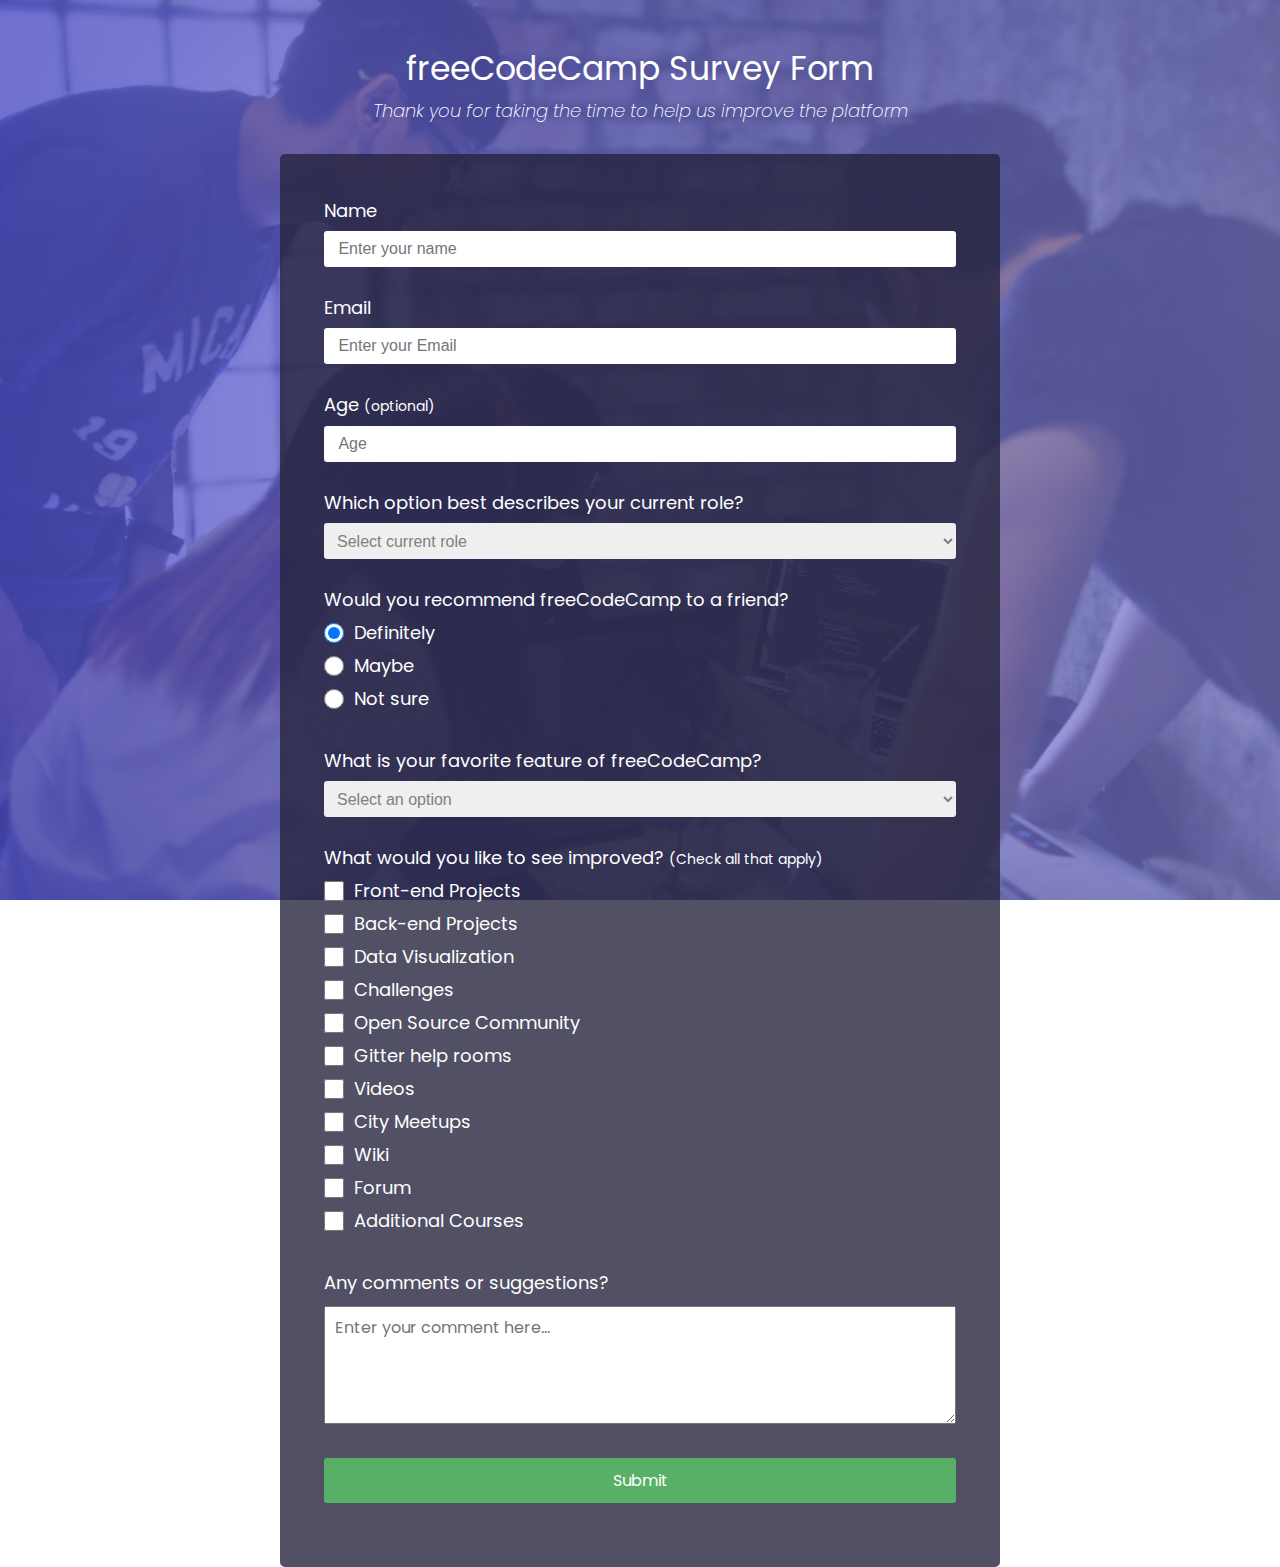
<file: cv project/survey form/index.html>
<!DOCTYPE html>
<html lang="en">
    <head>
        <title>
            Survey Form
        </title>
        <meta charset="utf-8">
        <meta name="viewport" content="width=device-width, initial-scale=1.0">
        <link rel="preconnect" href="https://fonts.googleapis.com">
        <link rel="preconnect" href="https://fonts.gstatic.com" crossorigin>
        <link href="https://fonts.googleapis.com/css2?family=Poppins:ital,wght@0,100;0,200;0,300;0,400;0,500;0,600;0,700;0,800;0,900;1,100;1,200;1,300;1,400;1,500;1,600;1,700;1,800;1,900&display=swap" rel="stylesheet">
        <link rel="stylesheet" href="styles.css">
    </head>
    <body>
        <header>
            <h1 id="title">freeCodeCamp Survey Form</h1>
            <p id="description">Thank you for taking the time to help us improve the platform</p>
        </header>
        <main>
            <form action="" method="post" id="survey-form">
                <fieldset class="section-one">
                    <div>
                        <label for="name" id="name-label">Name</label><br>
                        <input type="text" name="name" id="name" placeholder="Enter your name" required><br>
                    </div>
                    <div>
                        <label for="email" id="email-label">Email</label><br>
                        <input type="email" name="email" id="email" placeholder="Enter your Email" required><br>
                    </div>
                    <div>
                        <label for="number" id="number-label">Age <small>(optional)</small></label><br>
                        <input type="number" name="age" id="number" min="10" max="99" placeholder="Age"><br>
                    </div>
                    <div>
                        <label for="dropdown" class="line-br">Which option best describes your current role?</label><br>
                        <select name="current-role" id="dropdown" required>
                            <option value="" selected disabled>Select current role</option>
                            <option value="student">Student</option>
                            <option value="job">Full Time Job</option>
                            <option value="learner">Full Time Learner</option>
                            <option value="undisclosed">Prefer not to say</option>
                            <option value="other">Other</option>
                        </select>
                    </div>
                    <div>
                        <label>Would you recommend freeCodeCamp to a friend?</label>
                        <fieldset class="options">
                            <div>
                                <input type="radio" name="recommend" id="definitely" value="definitely" checked>
                                <label for="definitely">Definitely</label><br>
                            </div>
                            <div>
                                <input type="radio" name="recommend" id="maybe" value="maybe">
                                <label for="maybe">Maybe</label><br>
                            </div>
                            <div>
                                <input type="radio" name="recommend" id="not-sure" value="not-sure">
                                <label for="not-sure">Not sure</label>
                            </div> 
                        </fieldset>
                    </div>
                </fieldset>
                <fieldset class="section-two">
                    <div>
                        <label for="favorite-feature">What is your favorite feature of freeCodeCamp?</label><br>
                        <select name="favorite-feature" id="favorite-feature" required>
                            <option value="" selected disabled>Select an option</option>
                            <option value="challenges">Challenges</option>
                            <option value="projects">Projects</option>
                            <option value="community">Community</option>
                            <option value="open-source">Open Source</option>
                        </select>
                    </div>
                    <div>
                        <label>What would you like to see improved? <small>(Check all that apply)</small></label>
                        <fieldset class="options">
                            <div>
                                <input type="checkbox" name="improvements" id="front-end-projects" value="front-end-projects">
                                <label for="front-end-projects">Front-end Projects</label><br>
                            </div>
                            <div>
                                <input type="checkbox" name="improvements" id="back-end-projects" value="back-end-projects"> 
                                <label for="back-end-projects">Back-end Projects</label><br>
                            </div>
                            <div>
                                <input type="checkbox" name="improvements" id="data-visualization" value="data-visualization"> 
                                <label for="data-visualization">Data Visualization</label><br>
                            </div>
                            <div>
                                <input type="checkbox" name="improvements" id="challenges" value="challenges"> 
                                <label for="challenges">Challenges</label><br>
                            </div>
                            <div>
                                <input type="checkbox" name="improvements" id="open-source-community" value="open-source-community">
                                <label for="open-source-community">Open Source Community</label><br>
                            </div>
                            <div>
                                <input type="checkbox" name="improvements" id="gitter-help-rooms" value="gitter-help-rooms">
                                <label for="gitter-help-rooms">Gitter help rooms</label><br>
                            </div>
                            <div>
                                <input type="checkbox" name="improvements" id="videos" value="videos">
                                <label for="videos">Videos</label><br>
                            </div>
                            <div>
                                <input type="checkbox" name="improvements" id="city-meetups" value="city-meetups">
                                <label for="city-meetups">City Meetups</label><br>
                            </div>
                            <div>
                                <input type="checkbox" name="improvements" id="wiki" value="wiki">
                                <label for="wiki">Wiki</label><br>
                            </div>
                            <div>
                                <input type="checkbox" name="improvements" id="forum" value="forum">
                                <label for="forum">Forum</label><br>
                            </div>
                            <div>
                                <input type="checkbox" name="improvements" id="additional-courses" value="additional-courses">
                                <label for="additional-courses">Additional Courses</label><br>
                            </div>
                        </fieldset>
                    </div>
                </fieldset>
                <fieldset class="section-three">
                    <div>
                        <label for="comments/suggestions">Any comments or suggestions?</label><br>
                        <textarea name="comments/suggestions" id="comments/suggestions" cols="30" rows="4" placeholder="Enter your comment here..."></textarea>
                    </div>
                    <input type="submit" value="Submit" id="submit">
                </fieldset>
            </form>
        </main>
    </body>
</html>
</file>
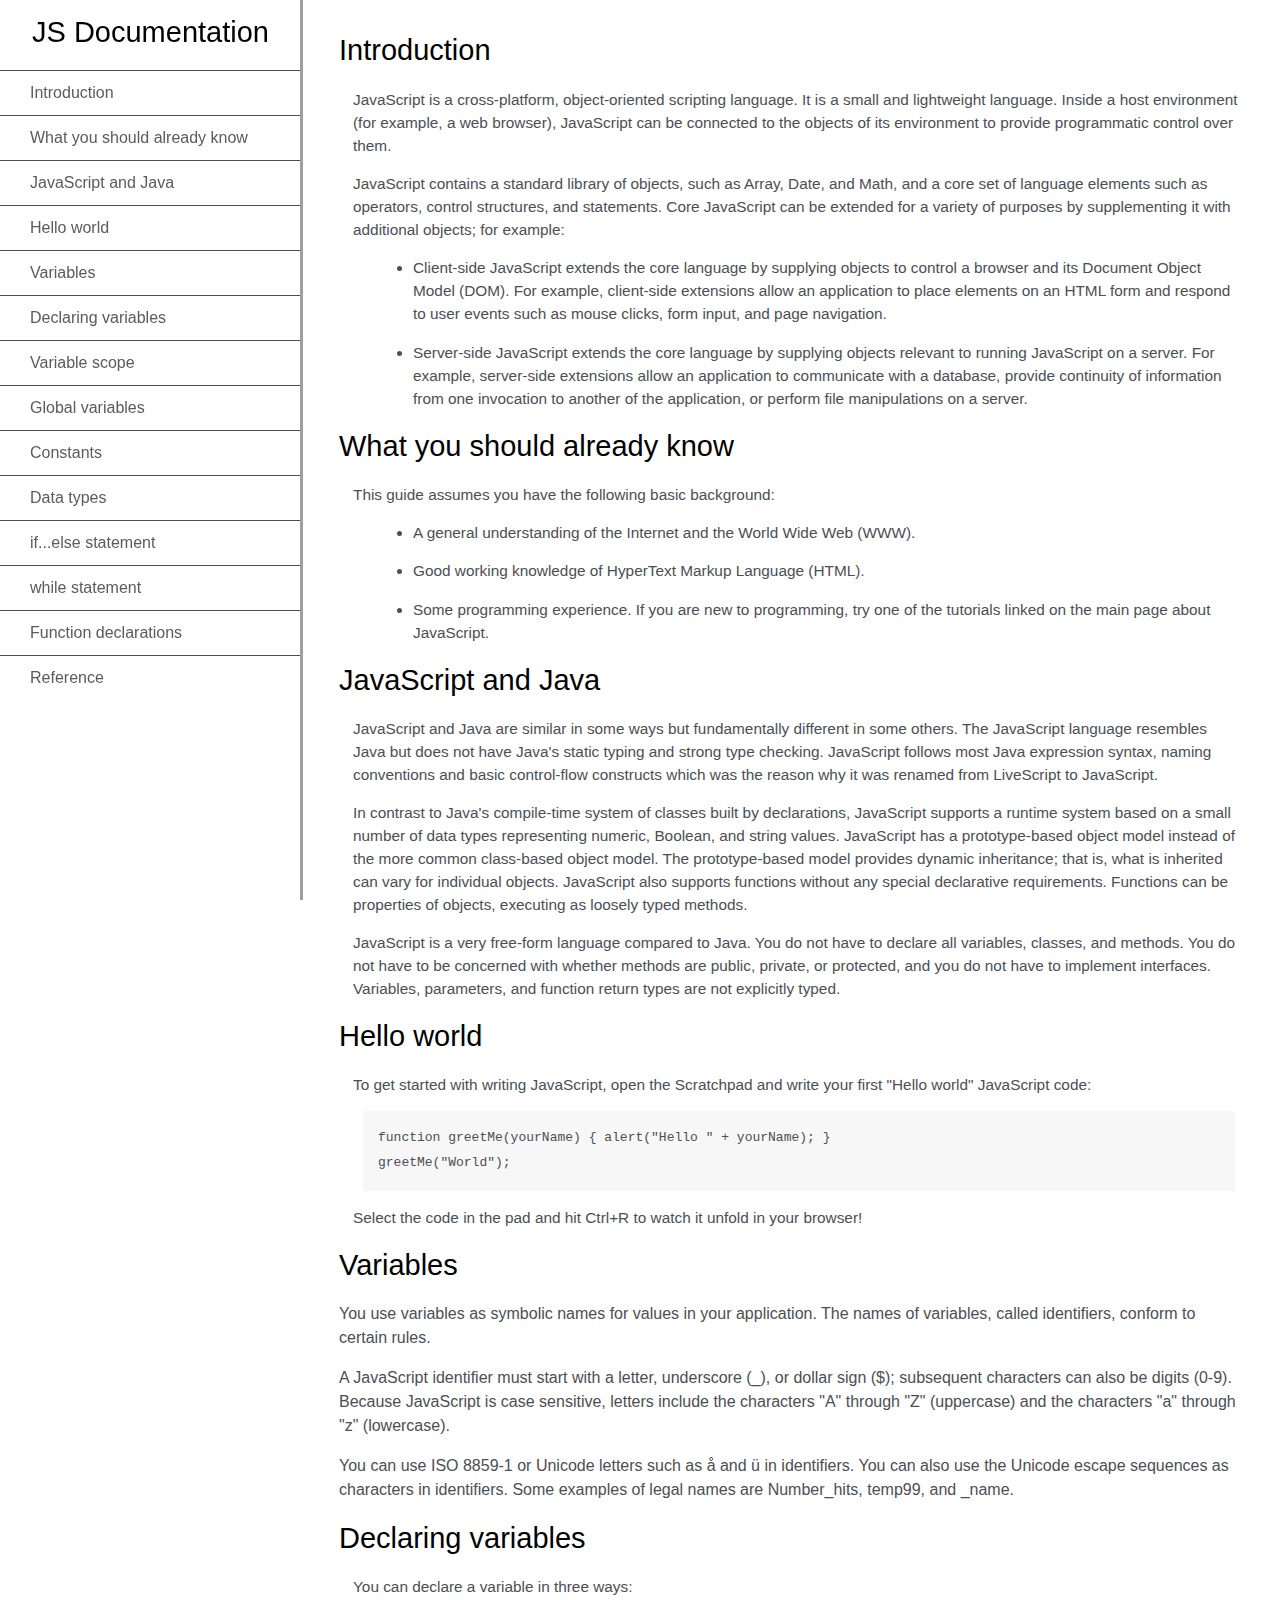
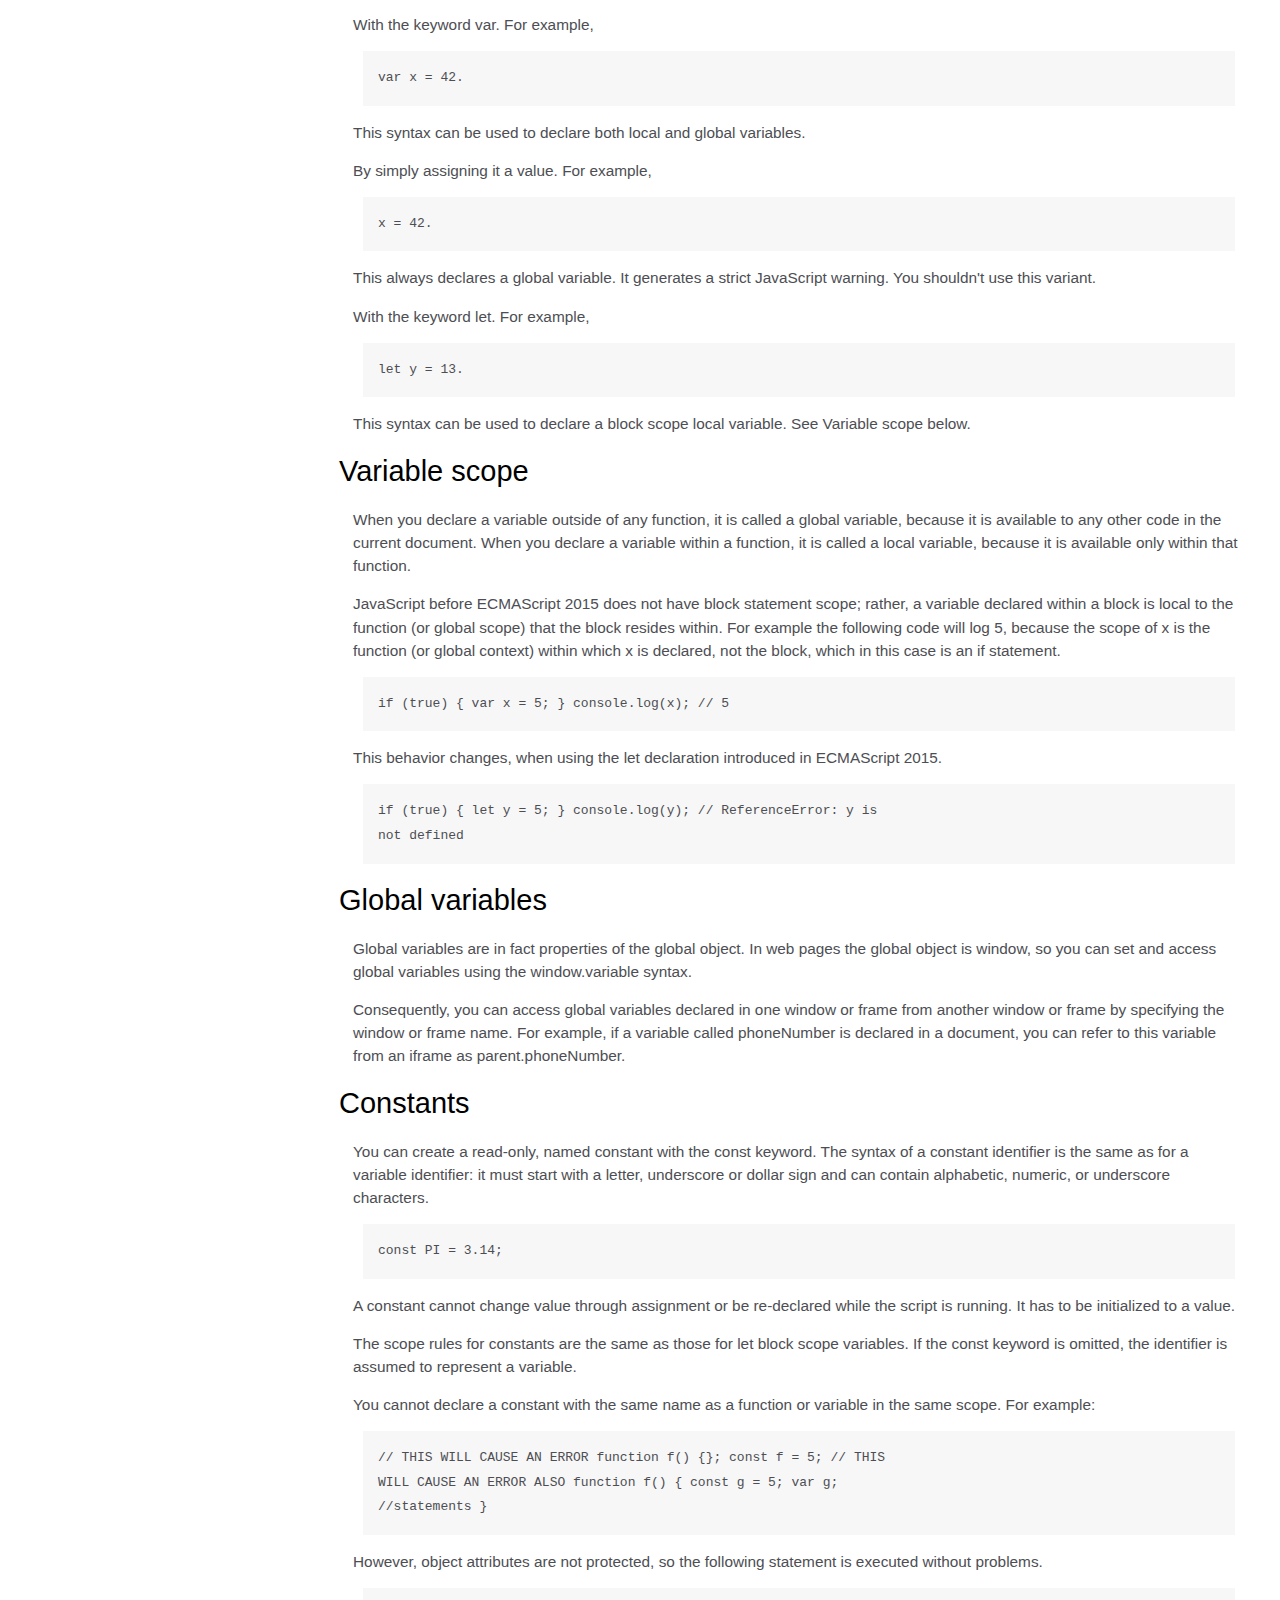
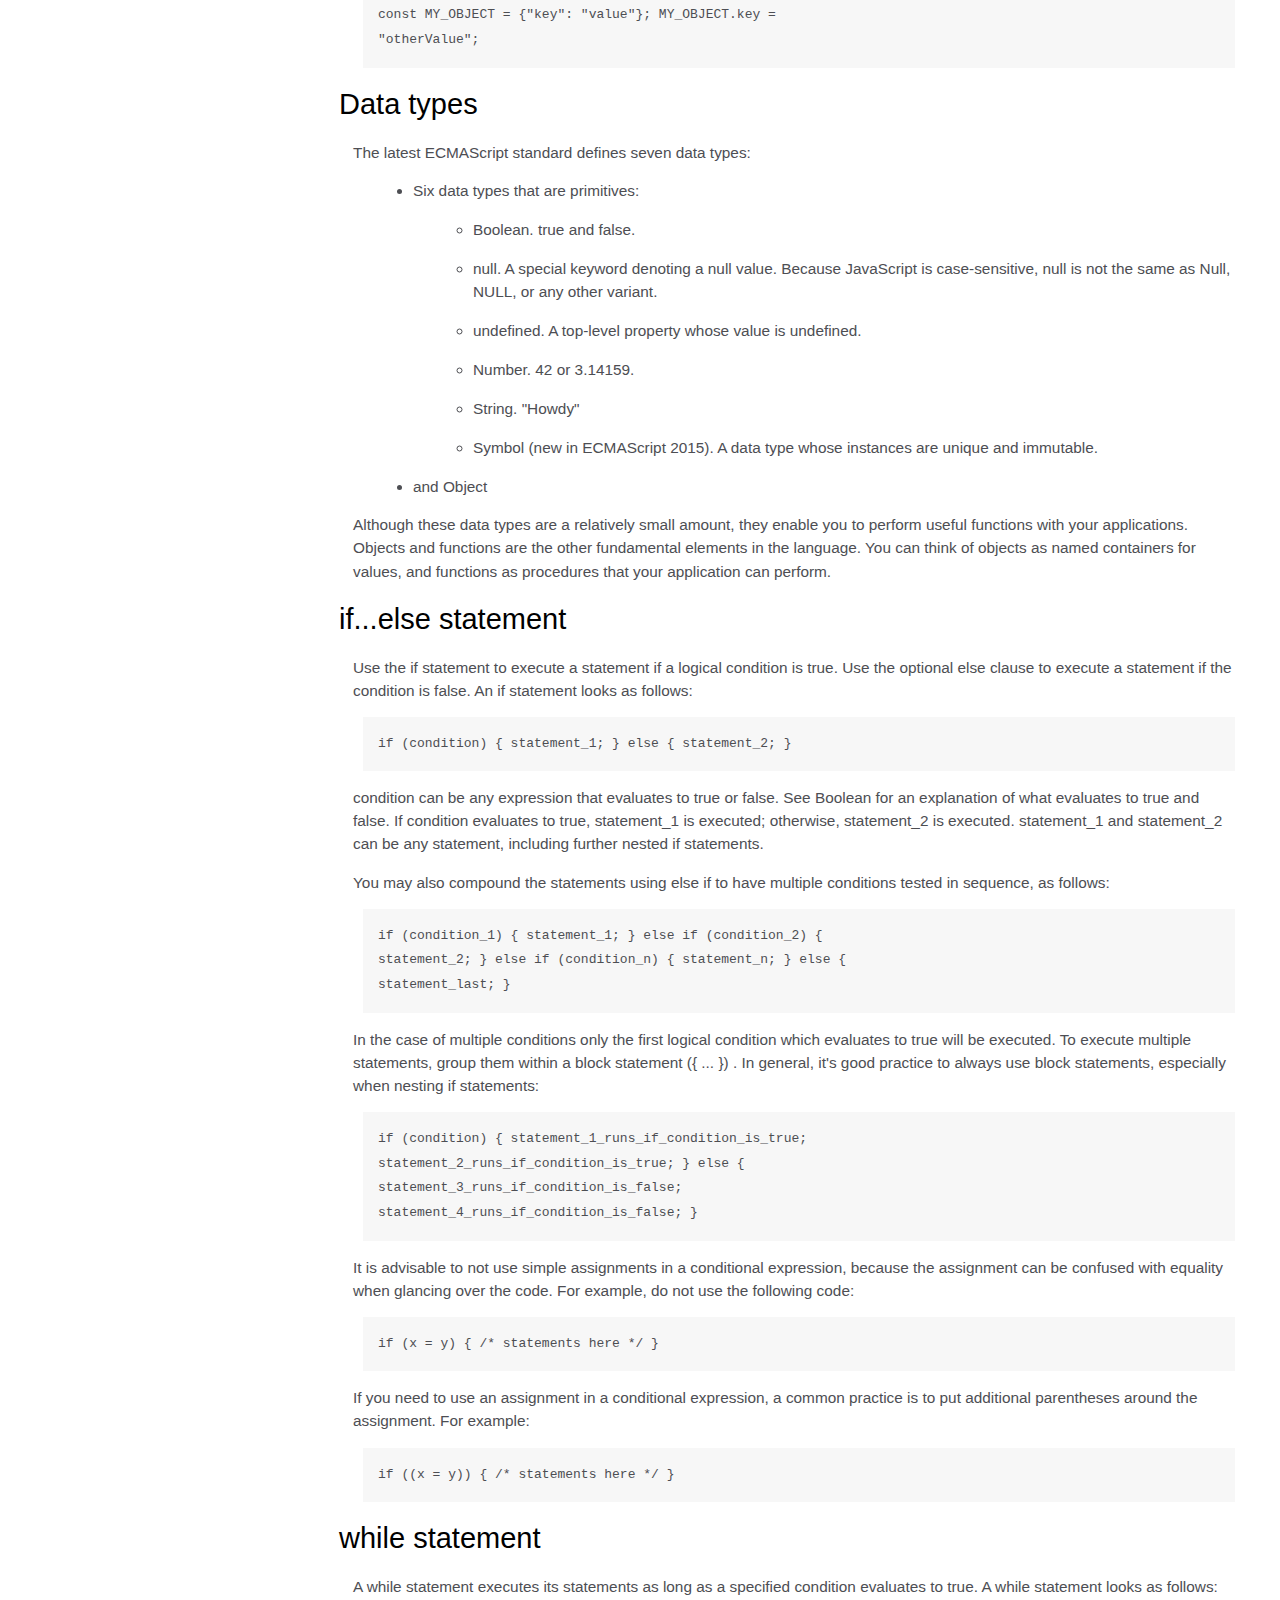
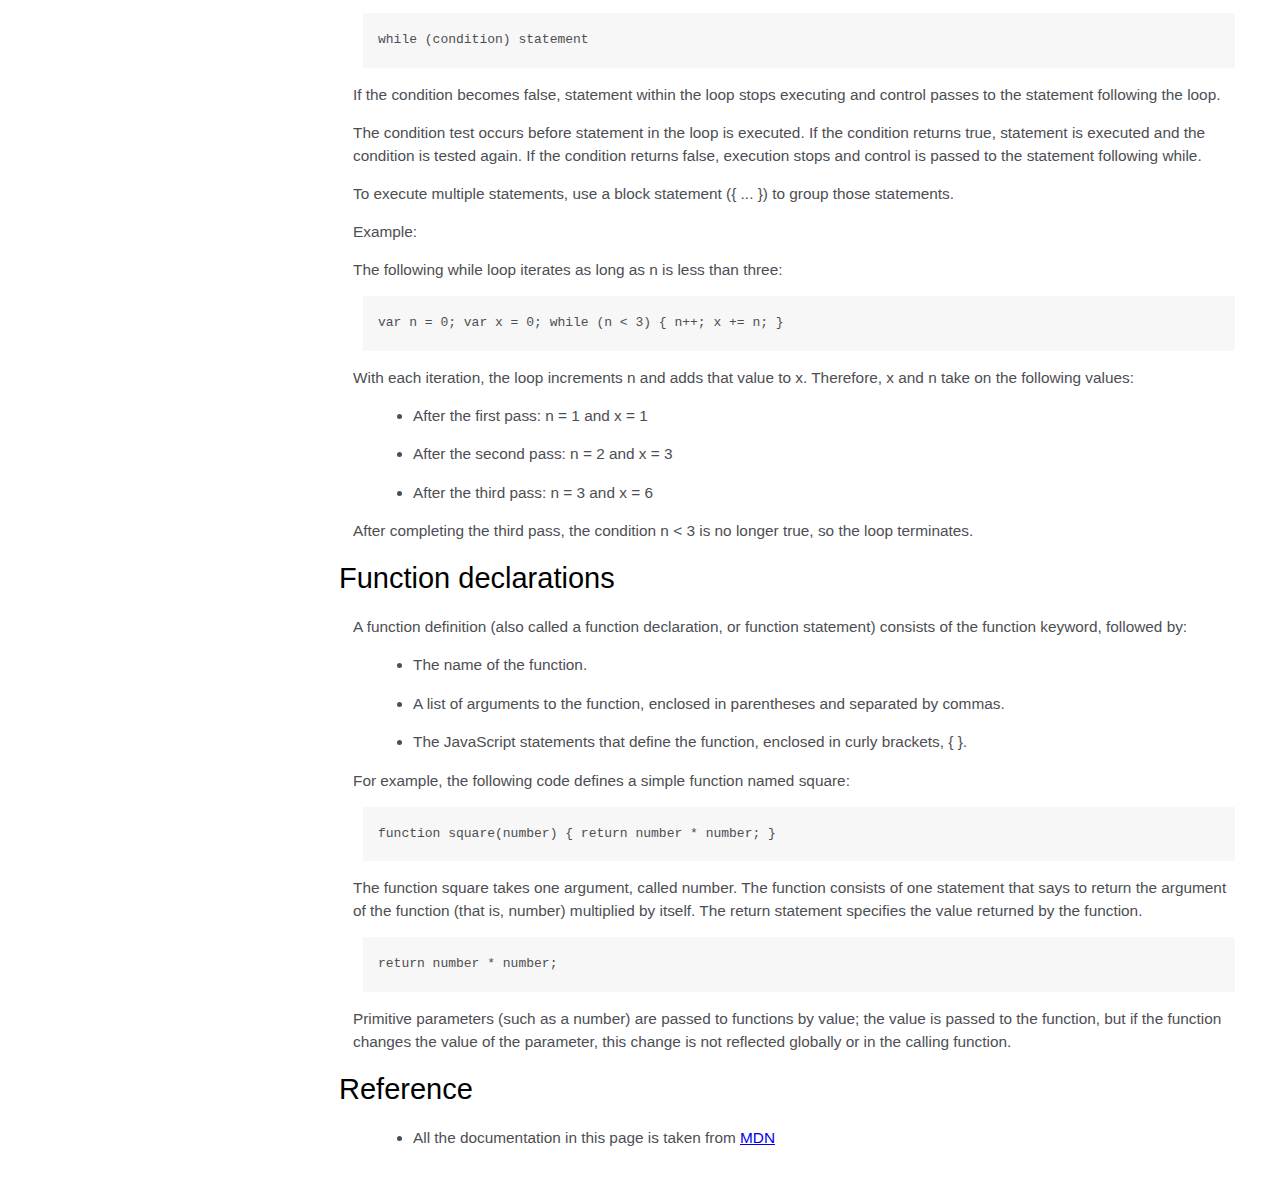
<file: cv project/technical documentation/index.html>
<!DOCTYPE html>
<html lang="en">
    <head>
        <meta charset="utf-8">
        <meta name="viewport" content="width=device-width, initial-scale=1.0">
        <title>JS Documentation</title>
        <link rel="stylesheet" href="styles.css" type="text/css">
    </head>
    <body>
        <nav id="navbar">
            <header>
                <h1>JS Documentation</h1>
            </header>
            <ul>
                <li><a href="#Introduction" class="nav-link">Introduction</a></li>
                <li><a href="#What_you_should_already_know" class="nav-link">What you should already know</a></li>
                <li><a href="#JavaScript_and_Java" class="nav-link">JavaScript and Java</a></li>
                <li><a href="#Hello_world" class="nav-link">Hello world</a></li>
                <li><a href="#Variables" class="nav-link">Variables</a></li>
                <li><a href="#Declaring_variables" class="nav-link">Declaring variables</a></li>
                <li><a href="#Variable_scope" class="nav-link">Variable scope</a></li>
                <li><a href="#Global_variables" class="nav-link">Global variables</a></li>
                <li><a href="#Constants" class="nav-link">Constants</a></li>
                <li><a href="#Data_types" class="nav-link">Data types</a></li>
                <li><a href="#if...else_statement" class="nav-link">if...else statement</a></li>
                <li><a href="#while_statement" class="nav-link">while statement</a></li>
                <li><a href="#Function_declarations" class="nav-link">Function declarations</a></li>
                <li><a href="#Reference" class="nav-link">Reference</a></li>
            </ul>
        </nav>
        <main id="main-doc">
            <section id="Introduction" class="main-section">
                <header>
                    <h2 class="first">Introduction</h2>
                </header>
                <p>
                    JavaScript is a cross-platform, object-oriented scripting language. It is a small and 
                    lightweight language. Inside a host environment (for example, a web browser), JavaScript
                     can be connected to the objects of its environment to provide programmatic control over them.
                </p>
                <p>
                    JavaScript contains a standard library of objects, such as Array, Date, and Math, and a 
                    core set of language elements such as operators, control structures, and statements. 
                    Core JavaScript can be extended for a variety of purposes by supplementing it with additional
                     objects; for example:
                </p>
                <ul>
                    <li class="list-margin">
                        Client-side JavaScript extends the core language by supplying objects to control a 
                        browser and its Document Object Model (DOM). For example, client-side extensions allow 
                        an application to place elements on an HTML form and respond to user events such as mouse
                         clicks, form input, and page navigation.
                    </li>
                    <li class="list-margin">
                        Server-side JavaScript extends the core language by supplying objects relevant to running
                         JavaScript on a server. For example, server-side extensions allow an application to 
                         communicate with a database, provide continuity of information from one invocation to
                          another of the application, or perform file manipulations on a server.
                    </li>
                </ul>
            </section>
            <section id="What_you_should_already_know" class="main-section">
                <header>
                    <h2>What you should already know</h2>
                </header>
                <p>This guide assumes you have the following basic background:</p>
                <ul>
                    <li class="list-margin">A general understanding of the Internet and the World Wide Web (WWW).</li>
                    <li class="list-margin">Good working knowledge of HyperText Markup Language (HTML).</li>
                    <li class="list-margin">Some programming experience. If you are new to programming, try one of the
                        tutorials linked on the main page about JavaScript.</li>
                </ul>
            </section>
            <section id="JavaScript_and_Java" class="main-section">
                <header>
                    <h2>JavaScript and Java</h2>
                </header>
                <p>
                    JavaScript and Java are similar in some ways but fundamentally different in some others. 
                    The JavaScript language resembles Java but does not have Java's static typing and strong 
                    type checking. JavaScript follows most Java expression syntax, naming conventions and basic 
                    control-flow constructs which was the reason why it was renamed from LiveScript to JavaScript.
                </p>
                <p>
                    In contrast to Java's compile-time system of classes built by declarations, JavaScript 
                    supports a runtime system based on a small number of data types representing numeric, 
                    Boolean, and string values. JavaScript has a prototype-based object model instead of the 
                    more common class-based object model. The prototype-based model provides dynamic inheritance;
                     that is, what is inherited can vary for individual objects. JavaScript also supports 
                     functions without any special declarative requirements. Functions can be properties of 
                     objects, executing as loosely typed methods.
                </p>
                <p>
                    JavaScript is a very free-form language compared to Java. You do not have to declare all 
                    variables, classes, and methods. You do not have to be concerned with whether methods are 
                    public, private, or protected, and you do not have to implement interfaces. Variables, 
                    parameters, and function return types are not explicitly typed.
                </p>
            </section>
            <section id="Hello_world" class="main-section">
                <header>
                    <h2>Hello world</h2>
                </header>
                <p>
                    To get started with writing JavaScript, open the Scratchpad and write your first "Hello world"
                     JavaScript code:
                </p>
                <code>
                    function greetMe(yourName) { alert("Hello " + yourName); } <br>
                    greetMe("World");
                </code>
                <p>
                    Select the code in the pad and hit Ctrl+R to watch it unfold in your browser!
                </p>
            </section>
            <section id="Variables" class="main-section">
                <header>
                    <h2>Variables</h2>
                </header>
                <p class="less-margin">
                    You use variables as symbolic names for values in your application. The names of variables,
                     called identifiers, conform to certain rules.
                </p>
                <p class="less-margin">
                    A JavaScript identifier must start with a letter, underscore (_), or dollar sign ($); 
                    subsequent characters can also be digits (0-9). Because JavaScript is case sensitive, 
                    letters include the characters "A" through "Z" (uppercase) and the characters "a" through "z"
                     (lowercase).
                </p>
                <p class="less-margin last">
                    You can use ISO 8859-1 or Unicode letters such as å and ü in identifiers. You can also use 
                    the Unicode escape sequences as characters in identifiers. Some examples of legal names are 
                    Number_hits, temp99, and _name.
                </p>
            </section>
            <section id="Declaring_variables" class="main-section">
                <header>
                    <h2>Declaring variables</h2>
                </header>
                <p>You can declare a variable in three ways:</p>
                <div>
                    <p>With the keyword var. For example,</p>
                    <code>
                        var x = 42.
                    </code>
                    <p>This syntax can be used to declare both local and global variables.</p>
                </div>
                <div>
                    <p>By simply assigning it a value. For example,</p>
                    <code>
                        x = 42.
                    </code>
                    <p>This always declares a global variable. It generates a strict JavaScript warning. You 
                        shouldn't use this variant.</p>
                </div>
                <div>
                    <p>With the keyword let. For example,</p>
                    <code>
                        let y = 13.
                    </code>
                    <p>This syntax can be used to declare a block scope local variable. See Variable scope below.</p>
                </div>
            </section>
            <section id="Variable_scope" class="main-section">
                <header>
                    <h2>Variable scope</h2>
                </header>
                <p>
                    When you declare a variable outside of any function, it is called a global variable, because 
                    it is available to any other code in the current document. When you declare a variable within
                     a function, it is called a local variable, because it is available only within that function.
                </p>
                <p>
                    JavaScript before ECMAScript 2015 does not have block statement scope; rather, a variable 
                    declared within a block is local to the function (or global scope) that the block resides 
                    within. For example the following code will log 5, because the scope of x is the function 
                    (or global context) within which x is declared, not the block, which in this case is an if 
                    statement.
                </p>
                <code>
                    if (true) { var x = 5; } console.log(x); // 5
                </code>
                <p>
                    This behavior changes, when using the let declaration introduced in ECMAScript 2015.
                </p>
                <code>
                    if (true) { let y = 5; } console.log(y); // ReferenceError: y is <br>
                    not defined
                </code>
            </section>
            <section id="Global_variables" class="main-section">
                <header>
                    <h2>Global variables</h2>
                </header>
                <p>
                    Global variables are in fact properties of the global object. In web pages the global object 
                    is window, so you can set and access global variables using the window.variable syntax.
                </p>
                <p>
                    Consequently, you can access global variables declared in one window or frame from another 
                    window or frame by specifying the window or frame name. For example, if a variable called 
                    phoneNumber is declared in a document, you can refer to this variable from an iframe as 
                    parent.phoneNumber.
                </p>
            </section>
            <section id="Constants" class="main-section">
                <header>
                    <h2>Constants</h2>
                </header>
                <p>
                    You can create a read-only, named constant with the const keyword. The syntax of a constant 
                    identifier is the same as for a variable identifier: it must start with a letter, underscore 
                    or dollar sign and can contain alphabetic, numeric, or underscore characters.
                </p>
                <code>
                    const PI = 3.14;
                </code>
                <p>
                    A constant cannot change value through assignment or be re-declared while the script is 
                    running. It has to be initialized to a value.
                </p>
                <p>
                    The scope rules for constants are the same as those for let block scope variables. If the 
                    const keyword is omitted, the identifier is assumed to represent a variable.
                </p>
                <p>
                    You cannot declare a constant with the same name as a function or variable in the same scope.
                     For example:
                </p>
                <code>
                    // THIS WILL CAUSE AN ERROR function f() {}; const f = 5; // THIS <br>
                    WILL CAUSE AN ERROR ALSO function f() { const g = 5; var g; <br>
                    //statements }
                </code>
                <p>
                    However, object attributes are not protected, so the following statement is executed without 
                    problems.
                </p>
                <code>
                    const MY_OBJECT = {"key": "value"}; MY_OBJECT.key = <br>
                    "otherValue";
                </code>
            </section>
            <section id="Data_types" class="main-section">
                <header>
                    <h2>Data types</h2>
                </header>
                <p>The latest ECMAScript standard defines seven data types:</p>
                <ul>
                    <li class="list-margin">Six data types that are primitives:
                        <ul>
                            <li class="sublist-margin">Boolean. true and false.</li>
                            <li class="sublist-margin">null. A special keyword denoting a null value. Because JavaScript is 
                                case-sensitive, null is not the same as Null, NULL, or any other variant.</li>
                            <li class="sublist-margin">undefined. A top-level property whose value is undefined.</li>
                            <li class="sublist-margin">Number. 42 or 3.14159.</li>
                            <li class="sublist-margin">String. "Howdy"</li>
                            <li class="sublist-margin">Symbol (new in ECMAScript 2015). A data type whose instances are unique and 
                                immutable.</li>
                        </ul>
                    </li>
                    <li class="list-margin">and Object</li>
                </ul>
                <p>
                    Although these data types are a relatively small amount, they enable you to perform useful 
                    functions with your applications. Objects and functions are the other fundamental elements 
                    in the language. You can think of objects as named containers for values, and functions as 
                    procedures that your application can perform.
                </p>
            </section>
            <section id="if...else_statement" class="main-section">
                <header>
                    <h2>if...else statement</h2>
                </header>
                <p>
                    Use the if statement to execute a statement if a logical condition is true. Use the optional 
                    else clause to execute a statement if the condition is false. An if statement looks as follows:
                </p>
                <code>
                    if (condition) { statement_1; } else { statement_2; }
                </code>
                <p>
                    condition can be any expression that evaluates to true or false. See Boolean for an 
                    explanation of what evaluates to true and false. If condition evaluates to true, statement_1
                     is executed; otherwise, statement_2 is executed. statement_1 and statement_2 can be any 
                     statement, including further nested if statements.
                </p>
                <p>
                    You may also compound the statements using else if to have multiple conditions tested in 
                    sequence, as follows:
                </p>
                <code>
                    if (condition_1) { statement_1; } else if (condition_2) { <br>
                    statement_2; } else if (condition_n) { statement_n; } else {<br>
                    statement_last; }
                </code>
                <p>
                    In the case of multiple conditions only the first logical condition which evaluates to true 
                    will be executed. To execute multiple statements, group them within a block statement 
                    ({ ... }) . In general, it's good practice to always use block statements, especially when 
                    nesting if statements:
                </p>
                <code>
                    if (condition) { statement_1_runs_if_condition_is_true; <br>
                    statement_2_runs_if_condition_is_true; } else { <br>
                    statement_3_runs_if_condition_is_false; <br>
                    statement_4_runs_if_condition_is_false; }
                </code>
                <p>
                    It is advisable to not use simple assignments in a conditional expression, because the 
                    assignment can be confused with equality when glancing over the code. For example, do not 
                    use the following code:
                </p>
                <code>
                    if (x = y) { /* statements here */ }
                </code>
                <p>
                    If you need to use an assignment in a conditional expression, a common practice is to put 
                    additional parentheses around the assignment. For example:
                </p>
                <code>
                    if ((x = y)) { /* statements here */ }
                </code>
            </section>
            <section id="while_statement" class="main-section">
                <header>
                    <h2>while statement</h2>
                </header>
                <p>
                    A while statement executes its statements as long as a specified condition evaluates to true.
                     A while statement looks as follows:
                </p>
                <code>
                    while (condition) statement
                </code>
                <p>
                    If the condition becomes false, statement within the loop stops executing and control passes
                     to the statement following the loop.
                </p>
                <p>
                    The condition test occurs before statement in the loop is executed. If the condition returns
                     true, statement is executed and the condition is tested again. If the condition returns 
                     false, execution stops and control is passed to the statement following while.
                </p>
                <p>To execute multiple statements, use a block statement ({ ... }) to group those statements.</p>
                <p>Example:</p>
                <p>The following while loop iterates as long as n is less than three:</p>
                <code>
                    var n = 0; var x = 0; while (n &lt; 3) { n++; x += n; }
                </code>
                <p>
                    With each iteration, the loop increments n and adds that value to x. Therefore, x and n take
                     on the following values:
                </p>
                <ul>
                    <li class="list-margin">After the first pass: n = 1 and x = 1</li>
                    <li class="list-margin">After the second pass: n = 2 and x = 3</li>
                    <li class="list-margin">After the third pass: n = 3 and x = 6</li>
                </ul>
                <p>After completing the third pass, the condition n &lt; 3 is no longer true, so the loop terminates.</p>
            </section>
            <section id="Function_declarations" class="main-section">
                <header>
                    <h2>Function declarations</h2>
                </header>
                <p>
                    A function definition (also called a function declaration, or function statement) consists 
                    of the function keyword, followed by:
                </p>
                <ul>
                    <li class="list-margin">The name of the function.</li>
                    <li class="list-margin">A list of arguments to the function, enclosed in parentheses and separated by commas.</li>
                    <li class="list-margin">The JavaScript statements that define the function, enclosed in curly brackets, { }.</li>
                </ul>
                <p>For example, the following code defines a simple function named square:</p>
                <code>
                    function square(number) { return number * number; }
                </code>
                <p>
                    The function square takes one argument, called number. The function consists of one 
                    statement that says to return the argument of the function (that is, number) multiplied by 
                    itself. The return statement specifies the value returned by the function.
                </p>
                <code>
                    return number * number;
                </code>
                <p>
                    Primitive parameters (such as a number) are passed to functions by value; the value is passed
                     to the function, but if the function changes the value of the parameter, this change is not 
                     reflected globally or in the calling function.
                </p>
            </section>
            <section id="Reference" class="main-section">
                <header>
                    <h2>Reference</h2>
                </header>
                <ul>
                    <li class="list-margin">
                        All the documentation in this page is taken from <a href="https://developer.mozilla.org/en-US/docs/Web/JavaScript/Guide" target="_blank">MDN</a>
                    </li>
                </ul>
            </section>
        </main>
    </body>
</html>
</file>
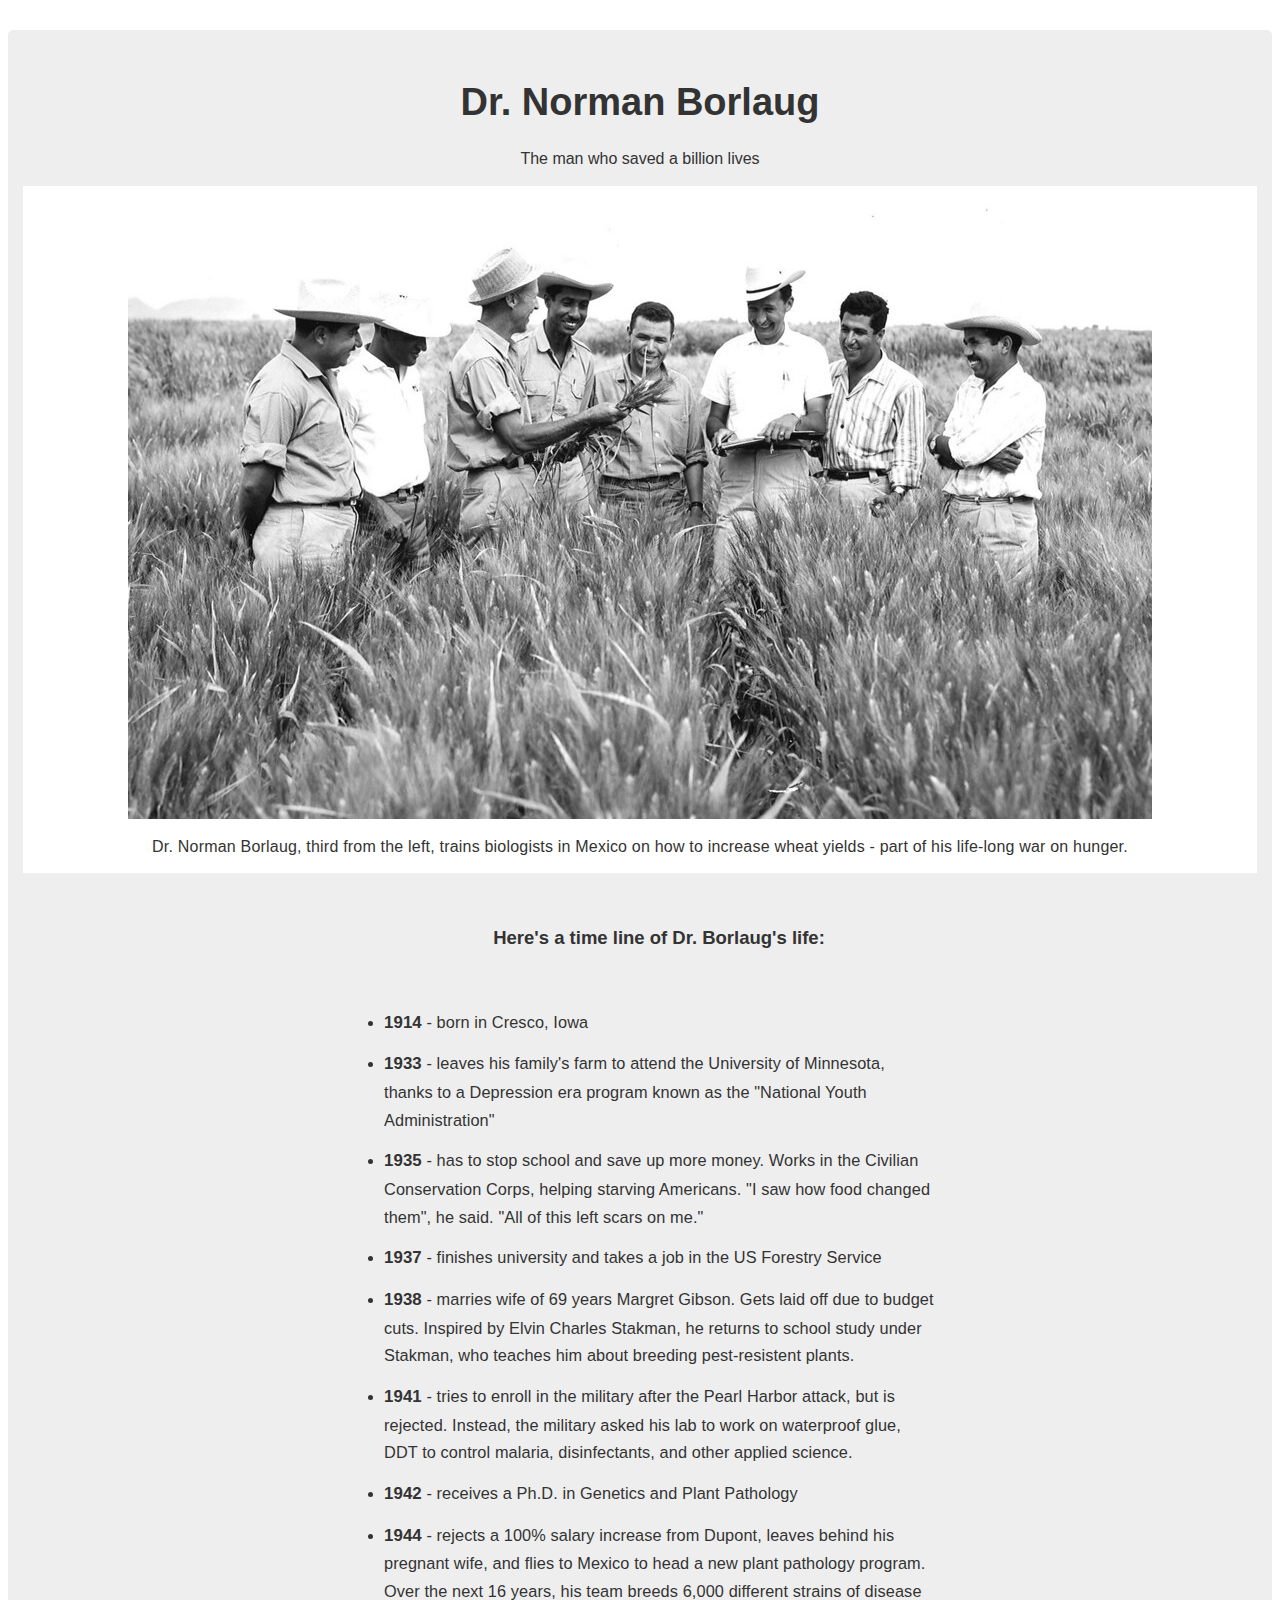
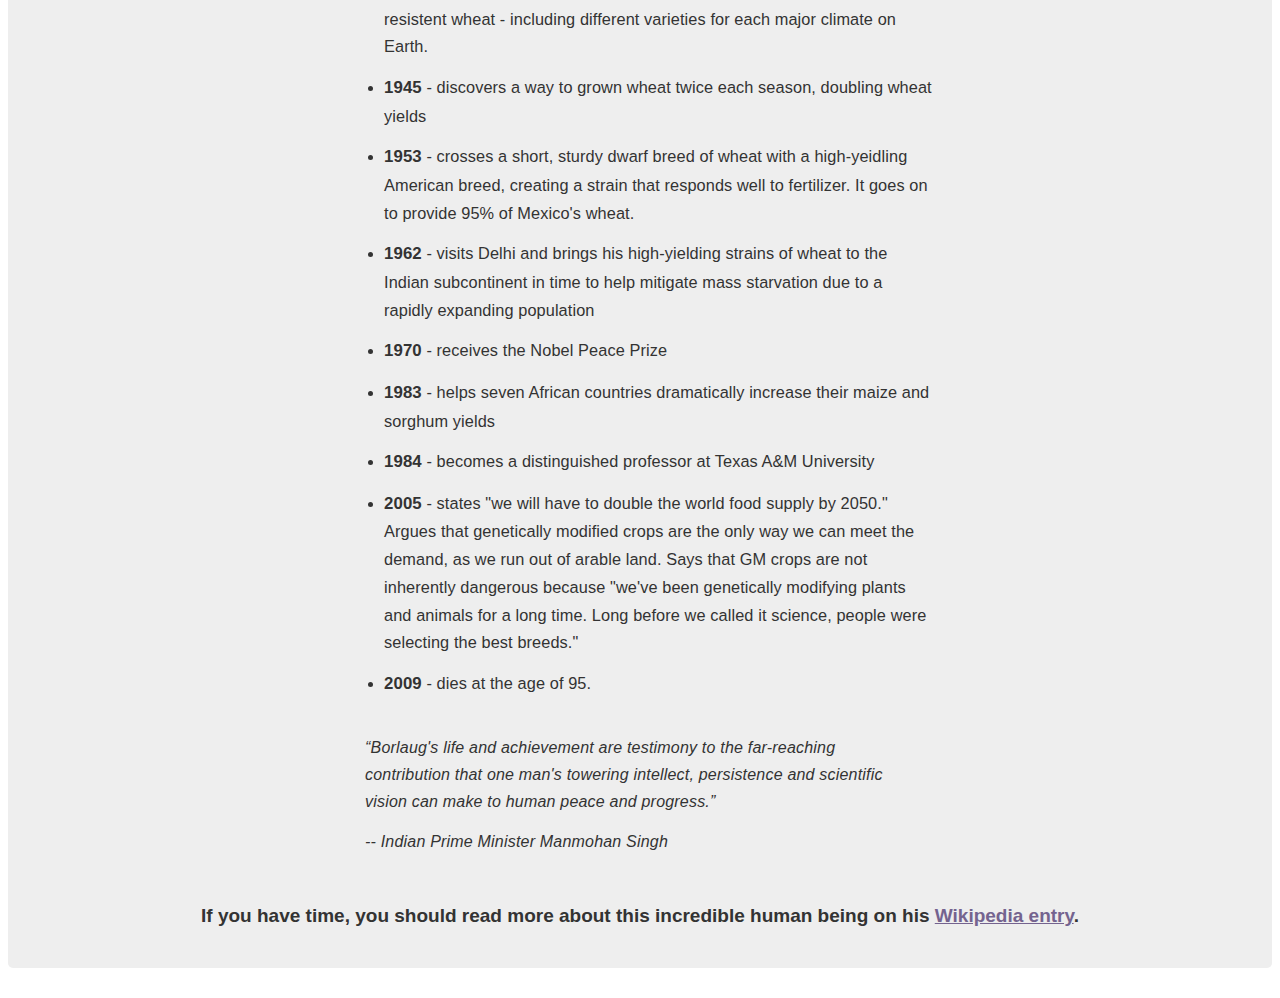
<file: cv project/tribute page/index.html>
<!DOCTYPE html>
<html lang="en">
    <head>
        <meta charset="utf-8">
        <meta name="viewport" content="width=device-width, initial-scale=1">
        <title id="title">Dr. Norman Borlaug</title>
        <link rel="stylesheet" href="styles.css">
    </head>
    <body>
       <main id="main">
        <div class="heading">
            <h1>Dr. Norman Borlaug</h1>
            <p>The man who saved a billion lives</p>
        </div>
        <div class="img-section">
            <figure id="img-div">
                <img src="image.jpeg" alt="Dr. Borlaug with his students in a wheat field in Mexico" id="image">
                <figcaption id="img-caption">Dr. Norman Borlaug, third from the left, trains biologists in Mexico on how to increase wheat yields - part of his life-long war on hunger.</figcaption>
            </figure>
        </div>
        <div class="timeline" id="tribute-info">
            <h2>Here's a time line of Dr. Borlaug's life:</h2>
            <div>
                <ul>
                    <li><p><b>1914</b> - born in Cresco, Iowa</p></li>
                    <li>
                        <p>
                            <b>1933</b> - leaves his family's farm to attend
                             the University of Minnesota, thanks to a
                             Depression era program known as the "National
                             Youth Administration"
                        </p>
                    </li>
                    <li>
                        <p>
                            <b>1935</b> - has to stop school and save up more
                            money. Works in the Civilian Conservation Corps,
                            helping starving Americans. "I saw how food changed
                             them", he said. "All of this left scars on me."
                        </p>
                    </li>
                    <li>
                        <p>
                            <b>1937</b> - finishes university and takes a job in the US Forestry Service
                        </p>
                    </li>
                    <li>
                        <p>
                            <b>1938</b> - marries wife of 69 years Margret
                            Gibson. Gets laid off due to budget cuts.
                            Inspired by Elvin Charles Stakman, he returns
                            to school study under Stakman, who teaches him
                            about breeding pest-resistent plants.
                        </p>
                    </li>
                    <li>
                        <p>
                            <b>1941</b> - tries to enroll in the military
                            after the Pearl Harbor attack, but is rejected.
                             Instead, the military asked his lab to work on
                              waterproof glue, DDT to control malaria,
                              disinfectants, and other applied science.
                        </p>
                    </li>
                    <li>
                        <p>
                            <b>1942</b> - receives a Ph.D. in Genetics and
                             Plant Pathology
                        </p>
                    </li>
                    <li>
                        <p><b>1944</b> - rejects a 100% salary increase
                            from Dupont, leaves behind his pregnant wife,
                            and flies to Mexico to head a new plant
                            pathology program. Over the next 16 years,
                            his team breeds 6,000 different strains of
                            disease resistent wheat - including different
                            varieties for each major climate on Earth.
                        </p>
                    </li>
                    <li>
                        <p>
                            <b>1945</b> - discovers a way to grown wheat
                            twice each season, doubling wheat yields
                        </p>
                    </li>
                    <li>
                        <p>
                            <b>1953</b> - crosses a short, sturdy dwarf
                            breed of wheat with a high-yeidling American
                            breed, creating a strain that responds well to
                             fertilizer. It goes on to provide 95% of
                             Mexico's wheat.
                        </p>
                    </li>
                    <li>
                        <p>
                            <b>1962</b> - visits Delhi and brings his
                            high-yielding strains of wheat to the Indian
                            subcontinent in time to help mitigate mass
                            starvation due to a rapidly expanding
                            population
                        </p>
                    </li>
                    <li>
                        <p>
                            <b>1970</b> - receives the Nobel Peace Prize
                        </p>
                    </li>
                    <li>
                        <p>
                            <b>1983</b> - helps seven African countries
                            dramatically increase their maize and sorghum
                            yields
                        </p>
                    </li>
                    <li>
                        <p>
                            <b>1984</b> - becomes a distinguished professor
                             at Texas A&M University
                        </p>
                    </li>
                    <li>
                        <p>
                            <b>2005</b> - states "we will have to double
                            the world food supply by 2050." Argues that
                            genetically modified crops are the only way we
                             can meet the demand, as we run out of arable
                             land. Says that GM crops are not inherently
                             dangerous because "we've been genetically
                             modifying plants and animals for a long time.
                              Long before we called it science, people were
                               selecting the best breeds."
                        </p>
                    </li>
                    <li>
                        <p>
                            <b>2009</b> - dies at the age of 95.
                        </p>
                    </li>
                </ul>
            </div>
        </div>
        <div class="quote">
            <p><i><q>Borlaug's life and achievement are testimony to the
                        far-reaching contribution that one man's towering
                        intellect, persistence and scientific vision can make
                        to human peace and progress.</q></i></p>
            <p class="famous-person"><i>-- Indian Prime Minister Manmohan Singh</i></p>
        </div>
        <div class="footer">
            <p>If you have time, you should read more about this incredible human being on his 
                <a href="https://en.wikipedia.org/wiki/Norman_Borlaug" target="_blank" id="tribute-link">Wikipedia entry</a>.</p>
        </div>
       </main> 
    </body>
</html>
</file>
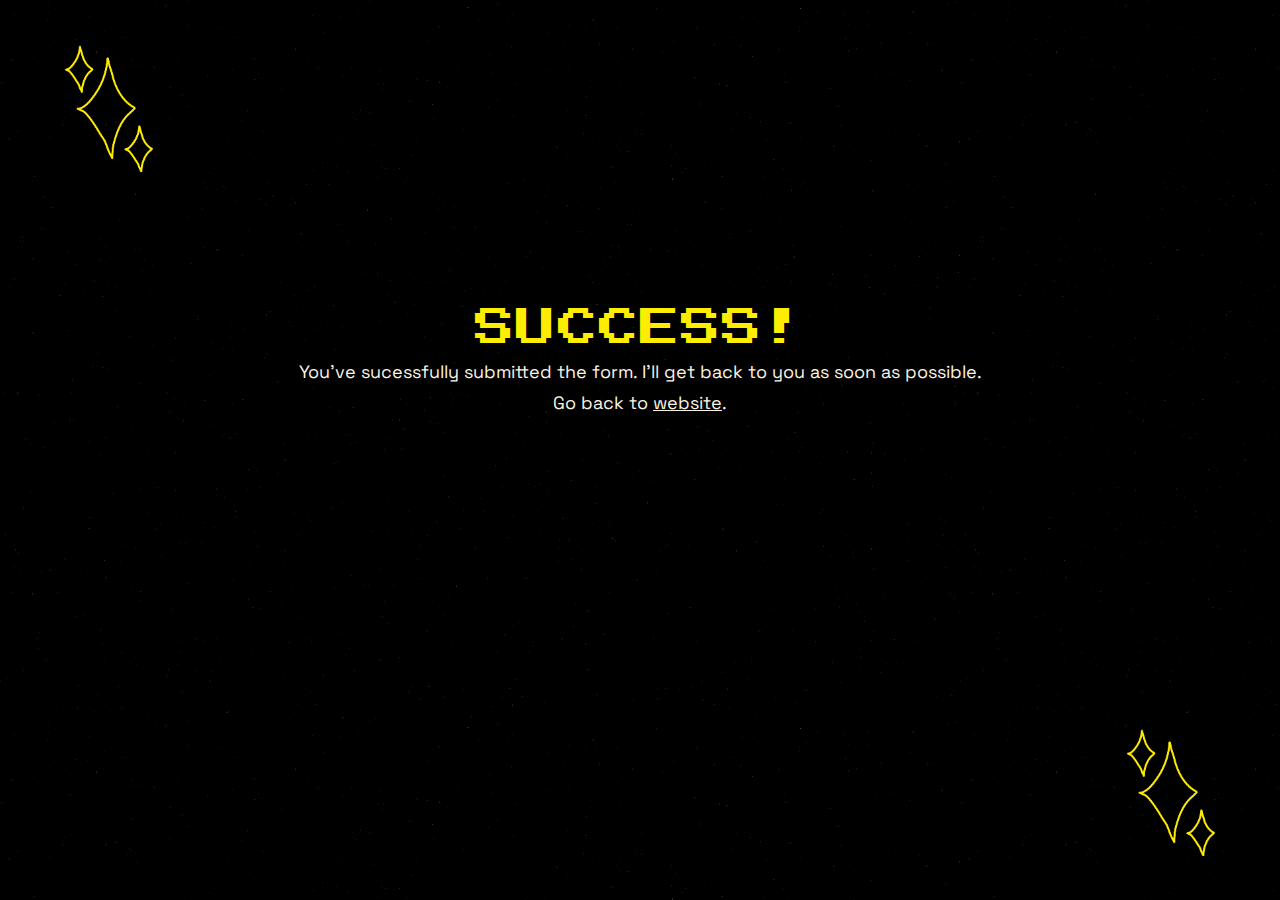
<file: successful-submission.html>
<!DOCTYPE html>
<html lang="en">
    <head>
        <meta charset="utf-8">
        <meta name="viewport" content="width=device-width, initial-scale=1.0">
        <title>Form submitted!</title>
        <link rel="stylesheet" href="styles.css">
        <link rel="preconnect" href="https://fonts.googleapis.com">
        <link rel="preconnect" href="https://fonts.gstatic.com" crossorigin>
        <link href="https://fonts.googleapis.com/css2?family=Press+Start+2P&family=Space+Grotesk:wght@300;400;500;600;700&display=swap" rel="stylesheet">
        <style>
            body {
                padding: 0 5vw;
            }

            .sparkle-1R {
                position: absolute;
                right: 5vw;
                bottom: 2vh;
            }

            .text {
                text-align: center;
                margin: 26% 0px;
            }

            a {
                /* color: #ffed00; */

            }
        </style>
    </head>
    <!-- Google tag (gtag.js) -->
<script async src="https://www.googletagmanager.com/gtag/js?id=G-LJ434GML4F"></script>
<script>
  window.dataLayer = window.dataLayer || [];
  function gtag(){dataLayer.push(arguments);}
  gtag('js', new Date());

  gtag('config', 'G-LJ434GML4F');
</script>
    <body>
            <div class="sparkles">
                <a href=""><img src="/images/sparkles.png" alt="sparkles" class="sparkle sparkle-1L"></a>
                <a href=""><img src="/images/sparkles.png" alt="sparkles" class="sparkle sparkle-1R"></a>
            </div>
            <div class="text">
                <h1>SUCCESS!</h1>
                <p>You've sucessfully submitted the form. I'll get back to you as soon as possible.</p>
                <p>Go back to <a href="/index.html">website</a>.</p>
            </div>
    </body>
</html>
</file>
<file: cv project/survey form/styles.css>
/* RESET */
* {
    padding: 0;
    margin: 0;
    box-sizing: border-box;
}

/* BACKGROUND */
html, body {
    overscroll-behavior: none;
}

body {
    background: linear-gradient(90deg, hsla(240, 53%, 55%, 0.78), hsla(240, 50%, 60%, 0.7), hsla(240, 48%, 65%, 0.7)),
        url('survey-form-background.jpeg');
    background-position: center;
    background-attachment: fixed;
    background-size: cover;
}

/* TYPOGRAPHY */
html {
    font-size: 18px;
    font-family: 'Poppins', sans-serif;
    font-weight: 400;
    color: white;
}

h1 {
    font-weight: 400;
}

p {
    font-weight: 200;
    font-style: italic;
}

textarea,
input[type="submit"] {
    font-family: 'Poppins', sans-serif;
}

small {
    font-size: 14px;
}

/* BASIC LAYOUT */
/* Header */
header {
    text-align: center;
}

h1 {
    margin: 44px auto 3px;
    /* margin-top: 55px; */
    /* margin-bottom: 3px; */
    font-size: 33px;
}

p {
    margin-bottom: 30px;
}

/* Form */
main {
    /* width: 80vw; */
    width: 720px;
    margin: 0 auto;
    background-color: rgba(38, 36, 61, 0.8);
    padding-top: 43px;
    padding-bottom: 37px;
    border-radius: 5px;
}

fieldset {
    margin: 0 44px;
    border: none;
}

input, select {
    width: 100%;
    margin-bottom: 1.5rem;
    margin-top: 0.4rem;
}

.options input {
    margin-left: -44px;
    width: auto;
    margin-bottom: 0;
    margin-top: 0;
}

.options {
    margin-top: 10px;
}

.section-one, 
.section-two {
    margin-bottom: 25px;
}

textarea {
    width: 100%;
    margin-top: 10px;
    margin-bottom: 20px;
}

/* STYLING */
/* input height */
input, select {
    height: 2rem;
    border-radius: 3px;
    border: none;
}

/* input padding, font */
input {
    padding: .8rem;
    font-size: 16px;
}

textarea {
    padding: 8px 10px;
    font-size: 16px;
}

select {
    padding: 0.5rem;
    font-size: 16px;
    color: gray;
}

/* change color of inputted text */
input, textarea, select:valid {
    color: rgb(20, 20, 20);
}

/* button */
input[type="submit"] {
    padding: .3rem;
    background-color: rgb(88,176,102);
    color: white;
    height: 2.5rem;
}

/* options */
input[type="radio"],
input[type="checkbox"] {
    width: 20px;
    height: 20px;
    margin-right: 10px;
    margin-bottom: 13px;
}

.options div {
    display: flex;
}

.options label {
    line-height: 20px;
}

/* MEDIA QUERIES */
@media only screen and (max-width: 769px) {
    main {
        width: 540px;
    }
    p {
        max-width: 500px;
        margin: 0 auto 30px;
    }
}

@media only screen and (max-width: 576px) {
    main {
        width: 100%;
    }
}
</file>
<file: cv project/technical documentation/styles.css>
/* RESET */ 
* {
    margin: 0;
    padding: 0;
    box-sizing: border-box;
}

/* TYPOGRAPHY */
html {
    font-family: Arial, Helvetica, sans-serif;
    font-size: 16px;
}

h1, h2 {
    font-size: 29px;
    font-weight: 300;
}

#navbar li {
    color: #5a5b60;
    list-style: none;
}

.nav-link {
    color: #5a5b60;
    text-decoration: none;
}

.nav-link:active {
    color: #5a5b60;
}

p, li.list-margin {
    color: #4d4e53;
    font-size: .96em;
}

p.less-margin {
    font-size: 1em;
}

code {
    font-family: Courier, monospace;
    color: #4d4e53;
    font-size: 13px;
}

li.sublist-margin {
    margin: 16px 0 16px 60px;
}

/* NAV */
#navbar {
    width: 303px;
    height: 100vh;
    border-right: 3px solid #9aa1a1;
    padding-top: 1px;
    position: fixed;
}

h1 {
    margin: 15px 0 20.5px 32px;
}

#navbar li {
    border-top: 1px solid #4d4e53;
    padding: 13px 0 13px 30px;
}

/* CONTENT */
main {
    position: absolute;
    left: 303px;
    padding: 34px 41px 0 36px;
}

h2 {
    margin-bottom: 21px;
}

h2:not(.first), p.less-margin {
    margin: 20px 0 20px 0;
}

p {
    margin: 0 -1px 15px 14px;
}

p, li.list-margin {
    line-height: 1.5em;
}

li.list-margin {
    margin: 0 -3px 1em 74px;
}

p.less-margin:not(.last) {
    margin-bottom: -4px;
}

a:active {
    color: red;
}

#Reference li {
    margin-bottom: 36px;
}

/* CODE BLOCK */
code {
    display: block;
    background-color: #f7f7f7;
    padding: 15px 0 15px 15px;
    margin: 0px 4px 15px 24px;
    line-height: 1.9em;
    word-wrap: break-word;
}

/* MEDIA QUERY */
@media screen and (max-width: 815px) {
    #navbar {
        position: absolute;
        top: 0px;
        width: 100%;
        height: 278px;
        border-bottom: #4d4e53 solid 3px;
        border-right: none;
    }

    #main-doc {
        position: absolute;
        top: 262px;
        left: -8px;
        width: 100%;
        padding-right: 25px;
    }

    h1 {
        position: sticky;
        text-align: center;
        top: 1px;
        left: 200px;
    }

    #navbar ul {
        position: absolute;
        top: 69px;
        width: 100%;
        height: 210px;
        overflow: scroll;
        border-top: #4d4e53 solid 1px;
        border-left: 1px solid #4d4e53;
        border-right: 1px solid #4d4e53;
    }

    code {
        max-width: 520px;
        font-size: .8em;
        margin: -5px 5px 10px 25px;
    }

    #Reference li {
        margin-bottom: 50px;
    }
    
    li .list-margin {
        margin-left: 40px;
    }

    li.sublist-margin {
        margin-left: 30px;
    }
}
</file>
<file: cv project/tribute page/styles.css>
/* RESET */
* {
    margin: 0;
    padding: 0;
    box-sizing: border-box;
}

/* OUTER BODY */
main {
    background-color: rgb(238, 238, 238);
    margin: 30px 8px;
    border-radius: 5px;
    padding: 0px 15px;
}

/* TYPOGRAPHY */
html {
    font-size: 16px;
    font-family: sans-serif;
    color: rgb(51,51,51);
}

h1 {
    font-size: 38px;
}

h2 {
    font-size: 18.5px;
}

ul p {
    font-size: 1.02em;
}

b {
    font-size: 1.03em;
}

/* HEADING */
.heading {
    text-align: center;
}

h1 {
    padding: 3.2rem 0 1.6rem;
}

/* IMAGE */
.img-section {
    background-color: white;
    padding: 10px;
    margin: 18px 0 54px;
}

#image {
    margin: 0px auto 15px;
    max-width: 100%;
    display: block;
}

figcaption {
    text-align: center;
    padding: 1px 0 4px;
    letter-spacing: .2px;
    line-height: 1.5;
}

/* TIMELINE */
h2 {
    text-align: center;
}

.timeline {
    padding-left: 38px;
}

ul {
    max-width: 550px;
    margin: 60px auto;
}

p {
    display: inline;
}

li {
    margin-bottom: 13px;
    letter-spacing: .1px;
    line-height: 1.7;
}


/* QUOTE */
.quote {
    max-width: 550px;
    letter-spacing: .2px;
    line-height: 1.7;
    margin: -25px auto 28px;
}

.famous-person {
    display: block;
    margin-top: .8rem;
}


/* FOOTER */
.footer {
    font-size: 19px;
    font-weight: 800;
    text-align: center;
    padding: 20px 0px 38px;
    line-height: 1.4em;
}

a:link, a:hover, a:visited, a:active {
    color: rgb(116,99,143);
}
</file>
<file: styles.css>
/* RESET */
* {
    margin: 0;
    padding: 0;
    box-sizing: border-box;
    /* border: 1px solid red; */
}

html, body {
    overscroll-behavior: none;
}

html {
    font-size: 16px;
    scroll-behavior: smooth;
}

img {
    loading: lazy;
}


/* VARIABLES */
:root {
    --yellowish: #ffed00;
    --whitish: #faf3e3;
    --heading-font-family: 'Press Start 2P', cursive;
    --body-font-family: 'Space Grotesk', sans-serif;
}


/* BG */
body {
    max-width: 100%;
    background-image: url('/images/bg-image.png');
    background-size: 100%;
    padding: 0 5vw;
}


/* TYPOGRAPHY */
h1, h2, h3, h4, p, li, a, span, figcaption, .submit-button, form label, .individual-page-heading {
    -webkit-font-smoothing: antialiased;
    -moz-osx-font-smoothing: grayscale;
}

p, li, a, figcaption {
    font-family: var(--body-font-family);
    color: var(--whitish);
}

header a {
    font-weight: 700;
    text-transform: uppercase;
    text-decoration: none;
}

.main-menu a, .hamburger-menu a {
    font-size: 1.25rem;
    /* font-size: 20px; */
}

h1, h2 {
    font-family: var(--heading-font-family);
    color: var(--yellowish);
    font-weight: 400;
}

h1 {
    /* font-size: 40px; */
    font-size: 2.5rem;
    line-height: 140%;
    letter-spacing: 0.03em;
}

h2 {
    /* font-size: 30px; */
    font-size: 1.875rem;
    text-transform: uppercase;
    text-align: center;
    /* margin-top: 91px; */
}

.greeting-text {
    /* font-size: 25px; */
    font-size: 1.563rem;
    font-weight: 500;
}

.body-text {
    /* font-size: 18px; */
    font-size: 1.125rem;
    font-weight: 300;
    line-height: 130%;
}

.button-text {
    /* font-size: 13px; */
    font-size: .813rem;
    font-weight: 500;
    letter-spacing: 0.05em;
    /* line-height: 17px; */
    line-height: 1.063rem;
    text-transform: uppercase;
    text-decoration: none;
}

.slide-button-text {
    /* font-size: 15px; */
    font-size: 0.938rem;
    font-weight: 400;
    font-family: var(--body-font-family);
    color: var(--whitish);
    text-decoration: none;
}

.cta-text, .interjection {
    font-family: var(--heading-font-family);
    color: var(--whitish);
    /* font-size: 13px; */
    font-size: .813rem;
    text-align: center;
}

p {
    /* font-size: 18px; */
    font-size: 1.125rem;
    font-weight: 400;
    /* line-height: 31px; */
    line-height: 1.938rem;
}

h3, h4 {
    font-family: var(--body-font-family);
    color: var(--yellowish);
    text-transform: capitalize;
    /* line-height: 25px; */
    line-height: 1.563rem;
    text-align: center;
}

h3 {
    /* font-size: 22px; */
    font-size: 1.375rem;
    font-weight: 700;
}

h4 {
    /* font-size: 20px; */
    font-size: 1.25rem;
    font-weight: 400;
}

figcaption {
    /* font-size: 18px; */
    font-size: 1.125rem;
    font-weight: 400;
    /* line-height: 25px; */
    line-height: 1.563rem;
    text-align: center;
    letter-spacing: 0.07em;
}

span {
    font-family: var(--body-font-family);
    color: var(--yellowish);
}

.name {
    font-weight: 700;
}

.interjection {
    /* font-size: 15px; */
    font-size: 0.938rem;
}

.project-num {
    font-family: var(--body-font-family);
    font-weight: 700;
    /* font-size: 60px; */
    font-size: 3.75rem;
    color: rgba(250, 243, 227, 0.2);
}

.project-name {
    font-family: var(--heading-font-family);
    color: var(--yellowish);
    /* font-size: 30px; */
    font-size: 1.875rem;
    /* line-height: 60px; */
    line-height: 3.75rem;
    font-weight: 400;
    text-transform: capitalize;
    /* margin-top: 20px; */
    /* -webkit-font-smoothing: antialiased;
    -moz-osx-font-smoothing: grayscale; */
}

.submit-button {
    font-family: var(--body-font-family);
    color: black;
    /* font-size: 13px; */
    font-size: .813rem;
    letter-spacing: 0.05em;
    text-transform: uppercase;
    text-align: center;
    font-weight: 500;
}

form label {
    font-family: var(--body-font-family);
    color: var(--whitish);
    /* font-size: 17px; */
    font-size: 1.063rem;
    font-weight: 400;
}

.footer-text {
    text-align: center;
    font-size: 12px;
    font-weight: 300;
    line-height: 15px;
}

.author {
    font-size: 14px;
    font-weight: 500;
    line-height: 18px;
    /* color: var(--whitish); */
}

.individual-page-heading {
    text-transform: uppercase;
    text-align: center;
    /* font-size: 30px; */
    font-size: 1.875rem;
}

.individual-page-h2 {
    font-family: var(--body-font-family);
    text-transform: none;
    /* font-size: 25px; */
    font-size: 1.563rem;
    font-weight: 700;
    text-align: left;
}

.individual-page p {
    /* font-size: 20px; */
    font-size: 1.25rem;
    /* line-height: 25.52px; */
    line-height: 1.75rem;
}

.individual-page .footer-text {
    /* font-size: 12px; */
    font-size: .75rem;
    line-height: normal;
}
.individual-page li {
    /* font-size: 18px; */
    font-size: 1.125rem;
    font-weight: 500;
}

/* FONT AWESOME ICONS */
i {
    color: var(--whitish);
}


/* SPARKLES */
.sparkle {
    /* width: 90px; */
    width: 5.625rem;
    position: absolute;
    z-index: 2;
    /* width: 6.25vw; */
}

.sparkle-1L {
    top: 5vh;
    left: 5vw;
    /* top: -4vh; */
}

.sparkle-1R {
    top: 81vh;
    right: 5vw;
    /* right: 0; */
}

.sparkle-2L {
    top: 105vh;
    left: 5vw;
}

.sparkle-2R {
    top: 181vh;
    right: 5vw
}

.sparkle-3L {
    top: 205vh;
    left: 5vw;
}

.sparkle-3R {
    top: 281vh;
    right: 5vw
}

.sparkle-4L {
    top: 305vh;
    left: 5vw;
}

.sparkle-4R {
    top: 381vh;
    right: 5vw
}

.sparkle-5L {
    top: 405vh;
    left: 5vw;
}

.sparkle-5R {
    top: 481vh;
    right: 5vw
}


/* HEADER */
header {
    /* background-color: yellow; */
    position: absolute;
    top: 0;
    width: 90vw;
    background-image: url('/images/bg-image.png');
    background-size: 100%;
    z-index: 1;
}

.main-menu {
    width: 94%;
    height: 104px;
    /* background-color: maroon; */
    margin: 0 auto;
    display: grid;
    align-items: center;
}

.main-menu ul {
    /* background-color: aqua; */
    display: flex;
    justify-content: space-evenly;
}

nav li {
    list-style: none;
}

nav a:visited {
    color: var(--whitish);
}


/* HAMBURGER MENU */ 
.hamburger {
    width: 130px;
    text-align: center;
    float: right;
    position: absolute;
    top: 5vh;
    right: 0vw;
    /* background-color: palevioletred; */
}

.icons i {
    font-size: 2rem;
}

#hamburger-toggle, .hamburger-icon, .close-icon {
    position: absolute;
    top: 0;
    right: 0;
    cursor: pointer;
}

.hamburger-menu {
    display: none;
    height: 200px;
}

.hamburger-menu ul {
    height: 100%;
    display: flex;
    flex-flow: column;
    justify-content: space-evenly;
    background-color: black;
}

#hamburger-toggle:checked ~ .hamburger-menu {
    display: block;
}

#hamburger-toggle, .close-icon {
    opacity: 0;
}

#hamburger-toggle:checked ~ * .hamburger-icon {
    opacity: 0;
}

#hamburger-toggle:checked ~ * .close-icon {
    opacity: 1; 
}


/* HERO SECTION */
#welcome-section {
    /* background-color: orange; */
    height: 100vh;
    display: flex;
    flex-flow: column;
    align-items: center;
    justify-content: center;
}

.hero-content {
    /* background-color: skyblue; */
    width: 100%;
    display: flex;
    align-items: center;
    justify-content: space-evenly;
}

.hero-photo {
    /* background-color: pink; */
}

.hero-textual-content {
    /* background-color: tomato; */
    max-width: 440px;
}

.my-photo {
    /* background-color: yellow; */
    max-width: 100%;
    width: 200px;
    /* width: 13.9%; */
}

h1 {
    margin-top: 3px;
}

.hero-textual-content p {
    margin-top: 6px;
}

/* resume button */
#welcome-section .colored-button i {
    color: black;
    margin-right: 2px;
    width: 20px;
}

/* logos */
.logos {
    margin-top: 30px;
}

.logos i {
    font-size: 30px;
}

.linkedin-link {
    /* margin-left: 27px; */
    margin-left: 1.68rem;
    /* color: aqua; */
}

/* cta */
.cta {
    /* background-color: peru; */
    position: absolute;
    top: 90vh;
}  

/* cta arrows */
.cta-arrows {
    /* background-color: teal; */
    margin: -5px auto;
    /* font-size: 30px; */
    font-size: 1.875rem;
    width: max-content;
    height: max-content;

}

.cta-arrows i {
    display: block;
}

.arrow-top {
    animation: 2s upper-arrow infinite;
}

.arrow-bottom {
    margin-top: -15px;
    color: #faf3e352;
    animation: 2s lower-arrow infinite;
    /* animation-timing-function: linear; */
}


/* GENERAL */
.links {
    display: flex;
    align-items: center;
    justify-content: space-between;
}

.button {
    width: 130px;
    height: 35px;
    border-radius: 30px;
    border: 1px solid var(--whitish);
    text-align: center;
    /* padding-top: 8px; */
}

.slide-button {
    width: 130px;
    /* height: 37px; */
    border: 1px solid var(--whitish);
    /* padding-top: 7px; */
}

.colored-button {
    background-color: var(--whitish);
    margin-top: 30px;
    /* width: 109px; */
}

.colored-button a {
    color: black;
}

.button a {
    display: inline-block;
    width: 100%;
    height: 100%;
    padding-top: 7px;
    border-radius: 30px;
    /* background-color: rebeccapurple; */
}

#about-me .button  {
    width: 150px;
    padding-top: 7px;
    /* background-color: red; */
}

#about-me .button i,
#about-me .button a  {
    
    display: inline;
    /* color: palevioletred; */
    
}

#about-me .button i {
    margin-right: 3px;
    color: black;
}



/* ABOUT ME SECTION */
#about-me {
    /* background-color: olive; */
    height: 100vh;
    display: grid;
    align-items: flex-start;
    width: 100%;
}

figure img {
    /* width: 68px; */
    width: 4.25rem;
}

.figma-logo {
    /* width: 90px; */
    width: 5.625rem;
    /* background-color: red; */
}

/* .aboutme-content {
    display: grid;
    width: 100%;
} */

#about-me p {
    max-width: 722px;
    /* max-width: 50.139vw; */
    /* margin: 76px auto 0px; */
    margin: 4.75rem auto 0;
    text-align: center;
    /* background-color: darkkhaki; */
}

.skills-parent {
    display: grid;
    /* background-color: orange; */
    max-width: 722px;
    height: 225px;
    grid-template-rows: max-content;
    /* margin: 92px auto 0; */
    margin: 5.75rem auto 0;
}

.skills-child {
    display: flex;
    align-items: center;
    justify-content: space-evenly;
    height: max-content;
    /* background-color: rebeccapurple; */
}

.languages, .tools {
    /* background-color: yellowgreen; */
    height: 100%;
    margin-top: 20px;
}

.languages-figs, .tools-figs {
    width: 188px;
    margin-top: 38px;
    display: flex;
    justify-content: space-between;
    /* background-color: tan; */
}

.languages-figs figure, .tools-figs figure {
    /* background-color: pink; */
    height: 105px; 
    display: flex;
    flex-flow: column;
    align-items: center;
    justify-content: space-between;
}

.tools-figs {
    width: calc(188px + 8px);
}


/* PROJECTS INTRO SECTION */
#projects-intro {
    /* background-color: plum; */
    height: 100vh;
    display: flex;
    flex-flow: column;
    align-items: center;
    justify-content: center;
}

.projects-content {
    /* background-color: olive; */
    height: 75vh;
    /* display: grid;
    align-items: center; */
    margin-top: -105px ;
    display: flex;
    flex-flow: column;
    align-items: center;
    justify-content: space-around;
}

.projects-content h2 {
    /* background-color: aqua; */
}

.projects-content p {
    /* background-color: aqua; */
}

.projects-intro-content {
    max-width: 805px;
    margin: 0px auto;
    text-align: center;
    /* background-color: aqua; */
}

#projects-intro .cta {
    top: 290vh;
    /* background-color: rebeccapurple; */
}

.projects-intro-content p:not(:last-of-type) {
    /* background-color: purple; */
    margin-bottom: 31px;
}

#projects-intro a:visited {
    color: var(--yellowish);
}


/* PROJECTS DISPLAY SECTION */ 
#projects {
    /* background-color: yellowgreen; */
    height: 100vh;
    display: flex;
    flex-flow: column;
    align-items: center;
    justify-content: center;
}

.projectsdisplay-content {
    /* background-color: orange; */
    height: 80%;
    display: grid;
    justify-content: space-between;
    /* align-items: center; */
    /* display: flex;
    flex-flow: column;
    justify-content: space-between; */
}

#projects .interjection {
    /* background-color: plum; */
    height: max-content;
}

.carousel {
    /* background-color: red; */
    /* max-width: 1296px; */
    width: 90vw;
    height: 488px;
    margin-top: 35px;
    display: flex;
    overflow: hidden;
}

.project-tile {
    flex: 0 0 100%;
    /* scroll-margin-top: 188px; */
    /* border: 5px solid salmon; */
}

.slide-content {
    width: 88.1%;
    height: 90%;
    margin: 0px auto;
    border: 2px solid #D38C01;
    background-color: rgba(211, 140, 1, 0.1);
    border-radius: 20px;
    padding: 49px 28px;
    display: flex;
    justify-content: space-between;
    align-items: center;
}

.slide-img {
    order: 2;
    /* background-color: teal; */
}

.slide-img img {
    margin-top: 3px;
    width: 613px;
    /* width: 100%; */
    height: auto;
    /* max-width: 100%; */
    object-fit: contain; 
}

.slide-text {
    /* background-color: tan; */
    width: 40%;
    height: 100%;
}

.project-num {
    margin-top: 6px;
}

.project-name {
    margin-top: 20px;
}

.buttons {
    display: flex;
    max-width: 313px;
    justify-content: space-between;
    align-items: center;
    margin-top: 65px;
    /* position: relative;
    top: 67px; */
}

#slide-1 .buttons, #slide-2 .buttons {
    margin-top: 125px;
}

.slide-indicator {
    width: 120px;
    height: 15px;
    margin: 32px auto 0;
    display: flex;
    justify-content: space-between;
}

.circle {
    width: 15px;
    height: 15px;
    border-radius: 50%;
    background-color: rgba(250, 243, 227, 0.2);
}
  
.current-slide {
    background-color: #D38C01;
}

.project-tile  i {
    /* font-size: 60px; */
    font-size: 3.75rem;
    color: #FAF3E3;
}

.slide1-arrow-left, .slide2-arrow-left, .slide3-arrow-left, .slide4-arrow-left, .slide5-arrow-left {
    float: left;
    /* margin-top: -18%; */
    margin-top: -250px;
    margin-left: 15px;
}
  
.slide1-arrow-right, .slide2-arrow-right, .slide3-arrow-right, .slide4-arrow-right, .slide5-arrow-right {
    float: right;
    /* margin-top: -18%; */
    margin-top: -250px;
    margin-right: 15px;
}
  
.carousel a:visited {
    color: #FAF3E3;
}



/* CONTACT ME SECTION */
#contact-me {
    /* background-color: violet; */
    height: 100vh;
    display: flex;
    flex-flow: column;
    align-items: center;
    justify-content: center;
}

.contactme-content {
    /* background-color: skyblue; */
    /* width: 40%; */
    /* width: max-content; */
    height: 90%;
    display: flex;
    flex-flow: column;
    align-items: center;
    justify-content: space-around;
}

#contact-me h2 {
    /* background-color: tomato; */
}

#contact-me form {
    width: 453px;
    height: max-content;
    /* background-color: tan; */
}

#contact-me label {
    display: block;
    /* margin-bottom: 7px; */
    margin-bottom: 0.438rem;
}

#contact-me input:not(.submit-button), textarea {
    width: 100%;
    border: 1px solid var(--whitish);
    background-color: transparent;
    height: 45px;
    border-radius: 5px;
    color: var(--whitish);
    padding: 5px 10px;
    font-family: sans-serif;
}

.fname, .lname {
    display: inline-block;
    width: 44%;
}

.full-name {
    display: flex;
    justify-content: space-between;
}

#contact-me textarea {
    height: 120px;
    resize: none;
}

#contact-me form div:not(.full-name, .submit) {
    margin-bottom: 46px;
    margin-bottom: 2.875rem;
    /* background-color: #D38C01; */
}

.submit-button {
    border: none;
    width: 109px;
    height: 35px;
    border-radius: 30px;
    cursor: pointer;
    background-color: var(--whitish);
}

.submit {
    margin-top: -1rem;
    /* background-color: aqua; */
    display: grid;
    justify-content: center;
}


/* FOOTER */
footer {
    /* background-color: red; */
    padding: 3vw 0;
    display: flex;
    justify-content: space-between;
    align-items: center;
}

footer img {
    width: 46px;
    height: auto;
    max-width: 100%;
    /* background-color: teal; */
}

.footer-text {
    height: max-content;
    margin-top: 10px;
    /* background-color: olive; */
    margin-left: 3%;
}

footer .links {
    height: max-content;
    /* background-color: orange; */
}

footer i {
    font-size: 30px;
}

/* INDIVIDUAL PAGES */
/* INDIVIDUAL PAGE HEADER */ 
.page-header img {
    width: 46px;
}

.page-header {
    /* background-color: purple; */
    width: 65vw;
    margin: 1em auto;
}

.page-header ul {
    /* background-color: orange; */
    display: flex;
    justify-content: space-between;
    align-items: center;
}
.individual-page .hamburger {
    top: 3vh;
}
/* BODY */
.individual-page {
    text-align: center;
}
.individual-page-heading {
    margin: 5em 0 3.5em;
    /* margin: 90px 0 100px; */
}
.individual-page main img {
    width: 78vw;
    border: 1px solid gray;
}
.about-project {
    text-align: justify;
    width: 78vw;
    /* background-color: plum; */
    margin: 8em auto;
}
.individual-page-h2 {
    margin-bottom: 2.3em;
}
.about-project p:first-of-type {
    /* background-color: yellowgreen; */
    margin-bottom: 1.3em;
}
.individual-page .buttons {
    margin: 0 auto 100px;
    max-width: 38vw;
    justify-content: space-between;
    height: max-content;
    /* background-color: plum; */
}
.individual-page .buttons .button:nth-of-type(1),
.individual-page .buttons .button:nth-of-type(2) {
    /* background-color: red; */
    margin-top: 0;
}
.individual-page footer {
    width: 80vw;
    margin: 0 auto;
    /* background-color: bisque; */
}


/* ANIMATION */
/* CTA ANIMATION */
@keyframes lower-arrow {
    50% {
        color: var(--whitish);
    }
}

@keyframes upper-arrow {
    50% {
        color: #faf3e352;
    }
}


/* MEDIA QUERIES */
/* HAMBURGER MENU & RESUME BUTTON */
@media only screen and (min-width: 501px) {
    .main-menu {
        visibility: visible;
    }
    .hamburger {
        display: none;
    }
    #about-me .colored-button {
        display: none;
    }
    .for-mobile {
        display: none !important;
    }
}

/* RESPONSIVENESS */
@media only screen and (max-width: 1350px) {
    .project-name {
        font-size: 1.7rem;
    }
}

@media only screen and (max-width: 1350px) {
    .project-name {
        font-size: 1.6rem;
    }
}

@media only screen and (max-width: 1279px) {
    .project-name {
        font-size: 1.5rem;
        line-height: 3.5rem;
    }
}

@media only screen and (max-width: 1251px) {
    .project-name {
        font-size: 1.4rem;
    }
}

@media only screen and (max-width: 1225px) {
    .project-name {
        font-size: 1.3rem;
        line-height: 3.3rem;
    }
}

@media only screen and (max-width: 1215px) {
    .project-name {
        font-size: 1.2rem;
        line-height: 3.2rem;
    }
}

@media only screen and (max-width: 1153px) {
    .project-name {
        font-size: 1.1rem;
        line-height: 3rem;
    }
}

@media only screen and (max-width: 1281px) {
    .slide-text {
        width: 30%;
    }
}

@media only screen and (max-width: 1213px) {
    .buttons {
        /* background-color: olive; */
        justify-content: flex-start;
        gap: 10px;
    }
    .slide-button {
        width: 100px;
    }
    .slide-content {
        justify-content: flex-start;
    }
    .slide-img img {
        max-width: 600px;
    }
}

@media only screen and (max-width: 1123px) {
    .carousel {
        /* background-color: yellowgreen; */
        width: 80vw;
    }
    .slide-content {
        height: 90%;
        padding: 1.5em;
        display: flex;
        flex-flow: column;
        align-items: center;
        justify-content: space-between;
        /* background-color: purple; */
    }
    .slide-text {
        /* background-color: tan; */
        height: 30%;
        width: 100%;
        justify-content: space-between;
    }
    .slide-img {
        /* background-color: grey; */
        width: 100%;
        height: 65%;
        margin-top: 0;
        overflow: hidden;
    }
    .slide-img img {
        margin-top: -3px;
        width: 735px;
        height: auto;
        max-width: 100%;
        object-fit: contain;
    }
    .slide-text p br {
        display: none;
    }
    .slide-text {
        display: flex;
        align-items: center;
        justify-content: space-between;
    }
    .project-num {
        font-size: 3.5rem;
        /* background-color: peru; */
    }
    .project-name {
        font-size: 1.3rem;
        margin-top: 10px;
        /* background-color: green; */
    }
    .slide-text .buttons {
        /* background-color: olive; */
        height: 100px;
        margin-top: 0;
        display: grid;
    }
    #slide-1 .buttons, #slide-2 .buttons {
        margin-top: 0;
    }
    .paras {
        display: flex;
        flex-flow: column;
        justify-content: space-between;
        height: 100%;
        /* background-color: aqua; */
    }
    .slide1-arrow-left, .slide2-arrow-left, .slide3-arrow-left, .slide4-arrow-left, .slide5-arrow-left {
        margin-left: 5px;
    }
    .slide1-arrow-right, .slide2-arrow-right, .slide3-arrow-right, .slide4-arrow-right, .slide5-arrow-right {
        margin-right: 5px;
    }
    .circle {
        width: 13px;
        height: 13px;
    }
    .slide-indicator {
        width: 100px;
    }
}

@media only screen and (max-width: 1042px) {
    .project-name {
        line-height: 2.5rem;
    }
}

@media only screen and (max-width: 871px)  {
    .slide-nav i {
        font-size: 3rem;
    }
    .slide1-arrow-left, .slide2-arrow-left, .slide3-arrow-left, .slide4-arrow-left, .slide5-arrow-left {
        margin-top: -220px;
    }
    .slide1-arrow-right, .slide2-arrow-right, .slide3-arrow-right, .slide4-arrow-right, .slide5-arrow-right {
        margin-top: -220px;
    }
}

@media only screen and (max-width: 764px) {
    #projects .interjection {
        width: 60%;
        margin: 0 auto;
    }
}

@media only screen and (max-width: 685px) {
    .slide-content {
        /* background-color: red; */
        max-height: 80%;
    }
    .slide1-arrow-left, .slide2-arrow-left, .slide3-arrow-left, .slide4-arrow-left, .slide5-arrow-left {
        margin-left: 0px;
    }
    .slide1-arrow-right, .slide2-arrow-right, .slide3-arrow-right, .slide4-arrow-right, .slide5-arrow-right {
        margin-right: 0px;
    }
}

@media only screen and (max-width: 671px) {
    .slide-button {
        max-width: 90px;
    }
    .slide-img {
        /* background-color: seagreen; */
        display: grid;
        align-items: flex-end;
    }
    .project-name {
        font-size: 1.2rem;
    }
}

@media only screen and (max-width: 640px) {
    .slide-content {
        max-height: 75%;
    }
    .project-num {
        font-size: 3rem;
    }
    .project-name {
        font-size: 1rem;
        line-height: 2rem;
    }
    .slide1-arrow-left, .slide2-arrow-left, .slide3-arrow-left, .slide4-arrow-left, .slide5-arrow-left {
        margin-top: -200px;
    }
    .slide1-arrow-right, .slide2-arrow-right, .slide3-arrow-right, .slide4-arrow-right, .slide5-arrow-right {
        margin-top: -200px;
    }
}

@media only screen and (max-width: 600px) {
    .circle {
        width: 11px;
        height: 11px;
    }
    .slide-indicator {
        width: 90px;
    }
}

@media only screen and (max-width: 584px) {
    .slide-content {
        max-height: 70%;
    }
    .slide1-arrow-left, .slide2-arrow-left, .slide3-arrow-left, .slide4-arrow-left, .slide5-arrow-left {
        margin-top: -180px;
    }
    .slide1-arrow-right, .slide2-arrow-right, .slide3-arrow-right, .slide4-arrow-right, .slide5-arrow-right {
        margin-top: -180px;
    }
}

@media only screen and (max-width: 538px) {
    .slide-content {
        max-height: 65%;
    }
    .slide1-arrow-left, .slide2-arrow-left, .slide3-arrow-left, .slide4-arrow-left, .slide5-arrow-left {
        margin-top: -170px;
        margin-left: -3px;
    }
    .slide1-arrow-right, .slide2-arrow-right, .slide3-arrow-right, .slide4-arrow-right, .slide5-arrow-right {
        margin-top: -170px;
        margin-right: -3px;
    }
}

@media only screen and (max-width: 526px) {
    .project-name {
        font-size: .9rem;
    }
}

@media only screen and (max-width: 827px) {
    html {
        font-size: 14px;
    }
    .sparkle-1L {
        top: 3vh;
    }
    .sparkle-1R {
        top: 83vh;
    }
    .sparkle-2L {
        top: 103vh;
        left: 4vw;
    }
    .sparkle-2R {
        top: 183vh;
        right: 4vw;
    }
    .sparkle-3L {
        top: 203vh;
        left: 4vw;
    }
    .sparkle-3R {
        top: 283vh;
        right: 4vw;
    }
    .sparkle-4L {
        top: 303vh;
        left: 4vw;
    }
    .sparkle-4R {
        top: 383vh;
        right: 4vw;
    }
    .sparkle-5L {
        top: 403vh;
        left: 4vw;
    }
    .sparkle-5R {
        top: 483vh;
        right: 4vw;
    }
    /* hero section */
    .hero-content {
        justify-content: space-between;
    }
    .hero-textual-content {
       /* max-width: 400px; */
       width: 65%;
    }
    .my-photo {
        width: 180px;
    }
    /* about me */
    #about-me p {
        width: 90%;
    }
    .languages-figs, .tools-figs {
        justify-content: space-around;
    }
    .tools-figs {
        width: 180px;
    }
    /* #about-me h4 {
        margin-top: -120px;
    } */
    .languages-figs figure, .tools-figs figure {
        height: 95px;
    }
    /* projects intro */
    .projects-intro-content {
        width: 90%;
    }
}

@media only screen and (max-width: 790px) {
    /* header */
    .main-menu {
        width: 70%;
        margin-left: 20%;
    }
    .main-menu ul {
        justify-content: space-between;
    }
}

@media only screen and (max-width: 687px) {
    /* contact me */
    #contact-me form {
        /* width: 100%; */
        width: 350px;
    }
}

@media only screen and (max-width: 635px) {
    html {
        font-size: 13px;
    }
    /* hero section */
    h1 {
        font-size: 2em;
    }
    .hero-textual-content {
        /* max-width: 400px; */
        width: 62%;
    }
    .my-photo {
        width: 160px;
    }
    /* about me */
    .languages-figs figure, .tools-figs figure {
        height: 85px;
    }
}

/* MOBIILE VERSION */
@media only screen and (max-width: 500px) {
    html {
        font-size: 12px;
    }
    /* html * {
        border: 1px solid red;
    } */
    .sparkle {
        width: 46px;
    }
    .main-menu, 
    .page-header li:nth-of-type(4),
    .page-header li:nth-of-type(2),
    .page-header li:nth-of-type(3) {
        visibility: hidden;
    }
    .hamburger-menu {
        visibility: visible;
    }
    .sparkle-1L {
        top: 3vh;
        left: 4vw;
        /* top: -4vh; */
    }
    .sparkle-1R {
        top: 90vh;
        right: 4vw;
        /* right: 0; */
    }
    .sparkle-2L {
        top: 103vh;
        left: 4vw;
    }
    .sparkle-2R {
        top: 190vh;
        right: 4vw;
    }
    .sparkle-3L {
        top: 203vh;
        left: 4vw;
    }
    .sparkle-3R {
        top: 290vh;
        right: 4vw;
    }
    .sparkle-4L {
        top: 303vh;
        left: 4vw;
    }
    .sparkle-4R {
        top: 390vh;
        right: 4vw;
    }
    .sparkle-5L {
        top: 403vh;
        left: 4vw;
    }
    .sparkle-5R {
        top: 490vh;
        right: 4vw;
    }
    /* HEADER */
    header {
        /* background-color: orange; */
        height: 0px;
        position: absolute;
    }
    /* HERO SECTION */
    #welcome-section {
        height: 100vh;
        /* background-color: olive; */
    }
    .hero-content {
        display: flex;
        flex-flow: column-reverse;
        /* background-color: palegreen; */
        height: max-content;
        gap: 20px;
        margin-top: -60px;
    }
    .hero-text {
        text-align: center;
        /* background-color: olive; */
    }
    .hero-content .links {
        display: none;
    }
    .cta-hero {
        top: 92vh;
    }
    /* ABOUT ME */
    figure img {
        width: 3.5em;
    }
    .figma-logo {
        width: 5em;
    }
    .skills-parent {
        /* background-color: purple; */
        height: max-content;
        width: 90%;
    }
    .skills-child {
        /* background-color: tan; */
        height: max-content;
    }
    .languages-figs figure, .tools-figs figure {
        height: 70px;
    }
    .languages, .tools {
        margin-top: 10px;
        height: 100%;
        /* background-color: palevioletred; */
    }
    .languages-figs, .tools-figs {
        /* background-color: yellowgreen; */
        justify-content: space-around;
        margin: 15px auto 0;
        max-width: 140px;
    }
    #about-me .colored-button {
        width: 150px;
        height: 30px;
        margin: 5em auto 0;
        /* background-color: red; */
    }
    /* PROJECTS INTRO */
    .projects-content {
        /* background-color: palevioletred; */
        width: 90%;
        margin-top: -10%;
    }
    .projects-content .projects-intro-content {
        /* background-color: aqua; */
        width: 100%;
    }
    /* PROJECTS DISPLAY */
    #projects {
        /* background-color: orange; */
    }
    .projectsdisplay-content {
        /* background-color: purple; */
        width: 100%;
        height: max-content;
        /* gap: 10%; */
    }
    .carousel {
        /* border: 5px solid gold; */
        height: 445px;
        margin: 10% auto 0;
        width: 100%;
    }
    .project-tile {
        /* background-color: yellowgreen; */
        height: 100%;
    }
    .slide-content {
        /* background-color: tan; */
        max-height: 400px;
        justify-content: space-evenly;
        padding: 0em 1.5em;
        width: 85%;
    }
    .paras {
        width: 100%;
        /* background-color: palevioletred; */
        height: max-content;
        order: 1;
    }
    .slide-img {
        /* margin-top: -3em; */
        height: max-content;
        /* background-color: teal; */
        order: 2;
        /* border: 1px saddlebrown solid; */
    }
    .slide-indicator {
        margin-bottom: 0;
    }
    .buttons {
        display: flex;
        height: max-content;
        width: 100%;
        justify-content: space-evenly;
        /* background-color: red; */
        order: 3;
        margin-top: 0;
    }
    .slide-button {
        height: 30px;
    }
    .slide-text .paras {
        /* background-color: palevioletred; */
        width: 100%;
    }
    .project-name {
        font-size: 1.5em;
        line-height: 2em;
    }
    #slide-1 .slide-img, #slide-2 .slide-img {
        /* margin-top: 2.8em; */
    }
    .for-desktop {
        display: none;
    }
    .paras br {
        display: none;
    }
    .slide-nav i {
        font-size: 3em;
    }
    .slide1-arrow-left, .slide2-arrow-left, .slide3-arrow-left, .slide4-arrow-left, .slide5-arrow-left {
        margin-top: -50%;
        margin-left: 0%;
    }
    .slide1-arrow-right, .slide2-arrow-right, .slide3-arrow-right, .slide4-arrow-right, .slide5-arrow-right {
        margin-top: -50%;
        margin-right: 0%;
    }
    /* CONTACT ME */
    .contactme-content {
        justify-content: space-evenly;
        height: 90%;
    }
    #contact-me input:not(.submit-button) {
        height: 35px;
    }
    /* FOOTER */
    footer {
        align-items: center;
    }
    footer img {
        width: 30px;
    }
    footer i {
        font-size: 25px;
    }
    .footer-text {
        font-size: .8em;
        /* margin-left: 30px; */
        margin-left: 7%;
        line-height: 13px;
        margin-top: 0;
    }
    .author {
        font-size: 1.2em;
    }
    footer .github-link {
        margin-right: -5px;
    }
}

@media only screen and (max-width: 420px) {
    .my-photo {
        width: 150px;
    }
    /* ABOUT ME */
    #about-me .skills-parent {
        max-width: 400px;
    }
    .skills-child {
        width: 100%;
        /* background-color: yellowgreen; */
    }
    .skills-child h4, .skills-child div {
        width: 100%;
        /* background-color: tan; */
    }
    /* PROJECTS DISPLAY */
    .slide1-arrow-left, .slide2-arrow-left, .slide3-arrow-left, .slide4-arrow-left, .slide5-arrow-left {
        margin-top: -60%;
    }
    .slide1-arrow-right, .slide2-arrow-right, .slide3-arrow-right, .slide4-arrow-right, .slide5-arrow-right {
        margin-top: -60%;
    }
    /* FOOTER */
    footer i {
        font-size: 20px;
    }
    footer .github-link {
        margin-right: -8px;
    }
}

@media only screen and (max-width: 375px) {
    html {
        font-size: 10px;
    }
    .my-photo {
        width: 125px;
    }
    .hero-content {
        margin-top: -30px;
    }
    .languages-figs, .tools-figs {
        max-width: 130px;
    }
    .cta .arrow-bottom {
        margin-top: -12px;
        /* background-color: pink; */
    }
    .projects-content {
        /* background-color: palevioletred; */
        height: 68vh;
    }
    .projects-content .projects-intro-content {
        /* background-color: aqua; */
        width: 90%;
    }
    .carousel {
        margin-top: 9%;
        height: 400px;
    }
    .slide-content {
        max-height: 350px;
    }
    .slide1-arrow-left, .slide2-arrow-left, .slide3-arrow-left, .slide4-arrow-left, .slide5-arrow-left {
        margin-top: -55%;
    }
    .slide1-arrow-right, .slide2-arrow-right, .slide3-arrow-right, .slide4-arrow-right, .slide5-arrow-right {
        margin-top: -55%;
    }
    /* FOOTER */
    footer i {
        font-size: 17px;
    }
    footer .github-link {
        margin-right: -8px;
    }
    .footer-text {
        margin-left: 5%;
    }
}

@media only screen and (max-width: 360px) {
    .projects-content {
        /* background-color: palevioletred; */
        height: 65vh;
    }
    .contactme-content {
        height: 80%;
    }
    .slide-nav i {
        font-size: 3em;
    }
    .slide1-arrow-left, .slide2-arrow-left, .slide3-arrow-left, .slide4-arrow-left, .slide5-arrow-left {
        margin-top: -58%;
    }
    .slide1-arrow-right, .slide2-arrow-right, .slide3-arrow-right, .slide4-arrow-right, .slide5-arrow-right {
        margin-top: -58%;
    }
    .sidebar-menu {
        height: 30%;
    }
    .sidebar-menu ul {
        justify-content: space-evenly;
    }
}

@media only screen and (min-height: 860px) and (max-height: 915px) and (orientation: portrait) {
    .projects-content {
        /* background-color: palevioletred; */
        height: 60vh;
    }
    .contactme-content {
        height: 77%;
    }
}

@media only screen and (min-height: 840px) and (max-height: 859px) and (orientation: portrait) {
    .projects-content {
        /* background-color: yellowgreen; */
        height: 67vh;
    }
    .contactme-content {
        height: 77%;
    }
}

@media only screen and (min-height: 740px) and (max-height: 915px) and (orientation: portrait) {
    .carousel {
        margin-top: 15%;
        /* background-color: thistle; */
    }
}

@media only screen and (max-width: 400px) {
    #contact-me form {
        width: 90%;
    }
}


/* MEDIA QUERIES FOR INDIVIDUAL PROJECT PAGES */
@media only screen and (max-width: 1240px) {
    .individual-page .buttons {
        max-width: 58vw;
        /* background-color: teal; */
    }
}

@media only screen and (max-width: 925px) {
    .individual-page .page-header {
        width: 75vw;
    }
}

@media only screen and (max-width: 846px) {
    .individual-page .buttons {
        max-width: 78vw;
        /* background-color: palevioletred; */
    }
    .individual-page .button-text {
        font-size: 1em;
        line-height: 1.5em;
    }
}

@media only screen and (max-width: 846px) {
    .individual-page .button-text {
        font-size: .9em;
        line-height: 1.5em;
    }
}

@media only screen and (max-width: 803px) {
    .individual-page-heading {
        line-height: 1.8em;
    }
}

@media only screen and (max-width: 725px) {
    .individual-page .page-header {
        width: 85vw;
    }
}

@media only screen and (max-width: 500px) {
    .individual-page .page-header {
        width: 100vw;
    }
    .individual-page-heading {
        margin: 4em auto 3em;
    }
    .individual-page main img, .about-project {
        width: 88vw;
    }
    .about-project {
        margin: 6em auto;
    }
    .individual-page-h2 {
        margin-bottom: 1.5em;
    }
    .individual-page .buttons {
        max-width: 88vw;
        margin: 6em auto 8em;
    }
    .individual-page .button-text {
        font-size: 1em;
        line-height: 1.5em;
    }
}


/* MEDIA QUERIES FOR LANDSCAPE MODE (MOBILE) */
@media only screen and (max-width: 915px) and (min-width: 667px) and (max-height: 500px) and (min-height: 360px) and (orientation: landscape) {
    #welcome-section, #about-me, #projects-intro, #projects, #contact-me {
        height: 200vh;
    }
    #welcome-section {
        /* background-color: orange; */
    }
    #about-me {
        /* background-color: purple; */
    }
    #projects-intro {
        /* background-color: darkolivegreen; */
    }
    #projects {
        /* background-color: palevioletred; */
    }
    #contact-me {
        /* background-color: burlywood; */
    }
    /* SPARKLES */
    .sparkle-1L {
        top: 7vh;
        left: 5vw;
        /* top: -4vh; */
    }
    .sparkle-1R {
        top: 190vh;
        right: 5vw;
        /* right: 0; */
    }
    .sparkle-2L {
        top: 230vh;
        left: 5vw;
    }
    .sparkle-2R {
        top: 390vh;
        right: 5vw;
    }
    .sparkle-3L {
        top: 430vh;
        left: 5vw;
    }
    .sparkle-3R {
        top: 590vh;
        right: 5vw;
    }
    .sparkle-4L {
        top: 630vh;
        left: 5vw;
    }
    .sparkle-4R {
        top: 790vh;
        right: 5vw;
    }
    .sparkle-5L {
        top: 830vh;
        left: 5vw;
    }
    .sparkle-5R {
        top: 990vh;
        right: 5vw;
    }
    /* hero section */
    .hero-content {
        display: flex;
        flex-flow: column-reverse;
        justify-content: space-between;
        text-align: center;
        height: 75%;
        /* background-color: palevioletred; */
    }
    .hero-content .links {
        display: none;
    }
    .cta-hero {
        top: 200vh;
    }
    .cta-arrows .arrow-bottom {
        margin-top: -17px;
    }
    /* PROJECTS */
    #projects-intro .cta {
        top: 600vh;
    }
    .projects-content {
        /* background-color: palevioletred; */
        height: 70%;
        width: 90%;
    }
    /* project display */
    .slide-nav i {
        font-size: 4em;
    }
    .carousel {
        width: 90vw;
        /* background-color: yellowgreen; */
    }
    .slide1-arrow-left, .slide2-arrow-left, .slide3-arrow-left, .slide4-arrow-left, .slide5-arrow-left {
        /* margin-top: -32%; */
        margin-left: 0;
    }
    .slide1-arrow-right, .slide2-arrow-right, .slide3-arrow-right, .slide4-arrow-right, .slide5-arrow-right {
        /* margin-top: -32%; */
        margin-right: 0;
    }
    /* contact me */
    .contactme-content {
        /* background-color: plum; */
        width: 70%;
    }
    #contact-me form {
        width: 100%;
    }
}

@media only screen and (max-width: 740px) and (min-width: 667px) and (max-height: 375px) and (min-height: 360px) and (orientation: landscape) {
    .cta-arrows .arrow-bottom {
        margin-top: -15px;
    }
}

@media only screen and (max-width: 915px) and (min-width: 896px) and (max-height: 420px) and (min-height: 410px) and (orientation: landscape) {
    .projects-content {
        /* background-color: palegreen; */
        height: 65%;
        width: 90%;
    }
}

@media only screen and (max-height: 360px) and (orientation: landscape) {
    .sparkle-4R {
        top: 800vh;
        right: 5vw;
    }
}
</file>
